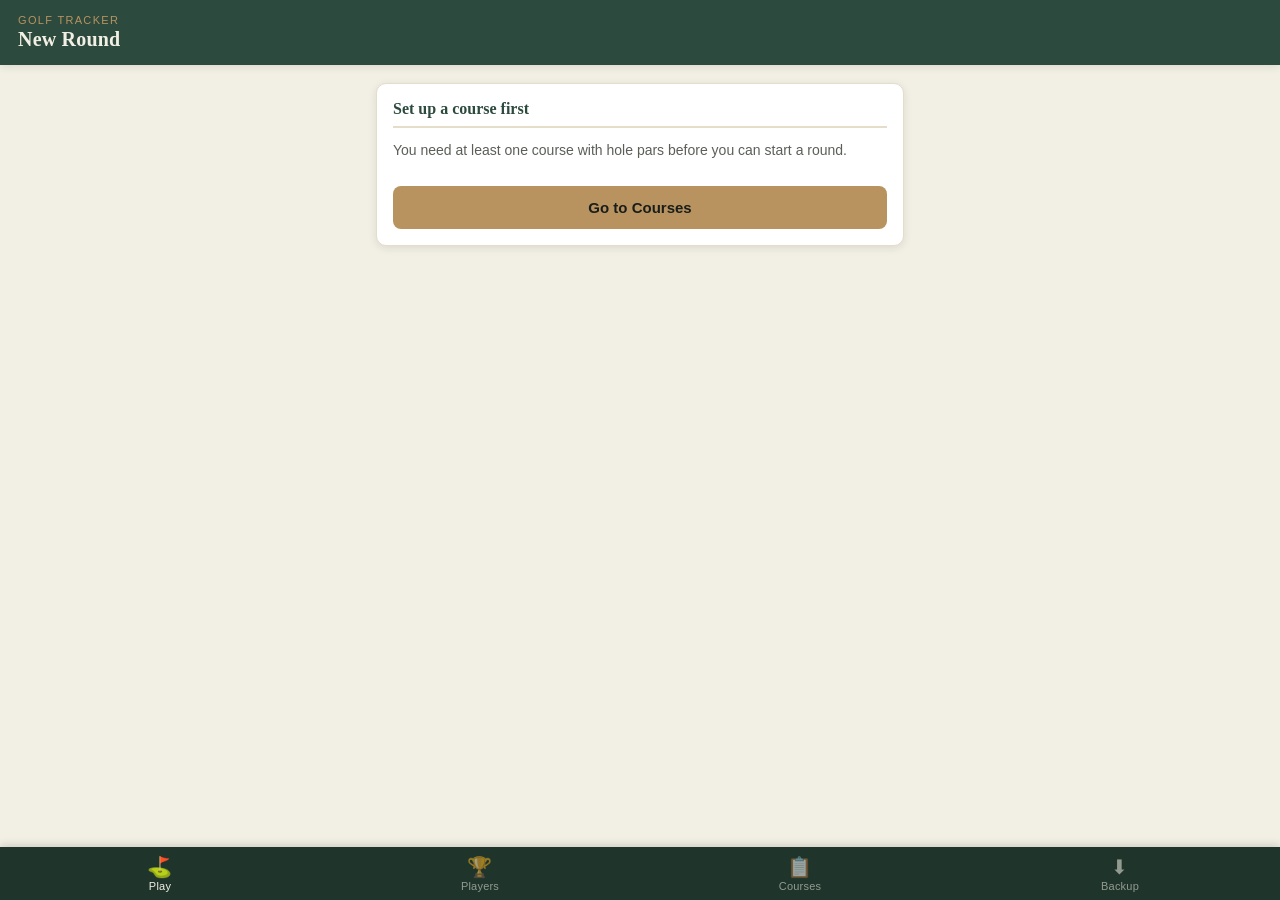
<file: index.html>
<!DOCTYPE html>
<html lang="en">
<head>
<meta charset="UTF-8">
<meta name="viewport" content="width=device-width, initial-scale=1, viewport-fit=cover, maximum-scale=1">
<title>Golf Tracker — Play</title>
<link rel="manifest" href="manifest.json">
<link rel="apple-touch-icon" href="icon-192.png">
<meta name="apple-mobile-web-app-capable" content="yes">
<meta name="apple-mobile-web-app-status-bar-style" content="black-translucent">
<meta name="theme-color" content="#2D4A3E">
<link rel="stylesheet" href="styles.css">
</head>
<body>

<div class="topbar">
  <div>
    <span class="eyebrow">Golf Tracker</span>
    <h1 id="pageTitle">Play</h1>
  </div>
</div>

<div class="page" id="app">
  <!-- populated by JS -->
</div>

<script src="db.js"></script>
<script src="nav.js"></script>
<script>
const app = document.getElementById('app');
const pageTitle = document.getElementById('pageTitle');

// ---------- routing between "setup" and "scoring" views ----------
// state persisted in localStorage so an in-progress round survives reload
const ACTIVE_ROUND_KEY = 'golf_active_round_id';

async function init() {
  const activeRoundId = localStorage.getItem(ACTIVE_ROUND_KEY);
  if (activeRoundId) {
    const round = await GolfDB.get('rounds', Number(activeRoundId));
    if (round) {
      renderScoring(round);
      renderTabbar('index.html');
      return;
    }
  }
  await renderSetup();
  renderTabbar('index.html');
}

// ================= SETUP VIEW =================

async function renderSetup() {
  pageTitle.textContent = 'New Round';
  const [players, courses] = await Promise.all([GolfDB.getAll('players'), GolfDB.getAll('courses')]);

  if (courses.length === 0) {
    app.innerHTML = `
      <div class="card">
        <h2>Set up a course first</h2>
        <p style="font-family:-apple-system,sans-serif;color:var(--ink-soft);font-size:14px;">
          You need at least one course with hole pars before you can start a round.
        </p>
        <a href="courses.html" class="btn brass">Go to Courses</a>
      </div>`;
    return;
  }

  if (players.length === 0) {
    app.innerHTML = `
      <div class="card">
        <h2>Add players first</h2>
        <p style="font-family:-apple-system,sans-serif;color:var(--ink-soft);font-size:14px;">
          Add at least one player before starting a round.
        </p>
        <a href="players.html" class="btn brass">Go to Players</a>
      </div>`;
    return;
  }

  const today = new Date().toISOString().slice(0, 10);

  app.innerHTML = `
    <div class="card">
      <h2>Start a new round</h2>
      <label for="roundDate">Date</label>
      <input type="date" id="roundDate" value="${today}">

      <label for="courseSelect">Course</label>
      <select id="courseSelect">
        ${courses.map(c => `<option value="${c.id}">${escapeHtml(c.name)}</option>`).join('')}
      </select>

      <label>Players</label>
      <div id="playerList">
        ${players.map(p => `
          <div class="checkbox-row">
            <input type="checkbox" id="p_${p.id}" value="${p.id}" class="player-check">
            <label for="p_${p.id}" style="margin:0;text-transform:none;font-size:15px;color:var(--ink);letter-spacing:0;">${escapeHtml(p.name)}</label>
          </div>
        `).join('')}
      </div>

      <button class="btn" id="startBtn">Start round</button>
    </div>

    <div class="card">
      <h2>Past rounds</h2>
      <div id="pastRounds"><p class="empty-state">Loading…</p></div>
    </div>
  `;

  document.getElementById('startBtn').addEventListener('click', startRound);
  loadPastRounds(players, courses);
}

async function loadPastRounds(players, courses) {
  const rounds = await GolfDB.getAll('rounds');
  const container = document.getElementById('pastRounds');
  if (rounds.length === 0) {
    container.innerHTML = `<p class="empty-state">No rounds played yet.</p>`;
    return;
  }
  rounds.sort((a, b) => {
    const dateCompare = b.date.localeCompare(a.date);
    if (dateCompare !== 0) return dateCompare;
    return b.id - a.id;
  });
  const courseMap = Object.fromEntries(courses.map(c => [c.id, c]));

  const rows = await Promise.all(rounds.slice(0, 15).map(async r => {
    const course = courseMap[r.courseId];
    const scores = await GolfDB.getScoresForRound(r.id);
    const totalHoles = course ? course.holes.length : 18;
    const holesEntered = new Set(scores.filter(s => s.strokes > 0).map(s => s.holeNumber)).size;

    let allComplete = false;
    if (course) {
      allComplete = course.holes.every(h =>
        r.playerIds.every(pid => scores.some(s => s.holeNumber === h.number && s.playerId === pid && s.strokes > 0))
      );
    }

    let statusLabel = '';
    if (allComplete) {
      statusLabel = ' · finished';
    } else if (r.finishedWithGaps) {
      statusLabel = ' · finished (some 0s)';
    } else if (holesEntered > 0) {
      statusLabel = ' · in progress';
    }
    return `
      <div class="list-item round-row" data-round-id="${r.id}">
        <a href="#" class="resume-round" data-round-id="${r.id}" style="flex:1;min-width:0;text-decoration:none;color:var(--ink);">
          <div class="title">${course ? escapeHtml(course.name) : 'Unknown course'}</div>
          <div class="subtitle">${fmtDate(r.date)} · ${r.playerIds.length} player${r.playerIds.length !== 1 ? 's' : ''}${statusLabel}</div>
        </a>
        <a href="round-summary.html?id=${r.id}" class="pill" style="text-decoration:none;flex-shrink:0;">Summary</a>
        <button class="btn danger" style="width:auto;margin:0;padding:6px 12px;font-size:13px;flex-shrink:0;" data-delete-round="${r.id}">Delete</button>
      </div>`;
  }));
  container.innerHTML = rows.join('');

  container.querySelectorAll('.resume-round').forEach(el => {
    el.addEventListener('click', async (e) => {
      e.preventDefault();
      const roundId = Number(el.dataset.roundId);
      const round = await GolfDB.get('rounds', roundId);
      localStorage.setItem(ACTIVE_ROUND_KEY, roundId);
      renderScoring(round);
    });
  });

  container.querySelectorAll('[data-delete-round]').forEach(btn => {
    btn.addEventListener('click', async () => {
      const roundId = Number(btn.dataset.deleteRound);
      const round = rounds.find(r => r.id === roundId);
      const course = courseMap[round?.courseId];
      const label = course ? `${course.name} (${fmtDate(round.date)})` : 'this round';
      if (confirm(`Delete ${label}? This will permanently remove all scores for this round. This cannot be undone.`)) {
        await GolfDB.deleteRoundCascade(roundId);
        if (localStorage.getItem(ACTIVE_ROUND_KEY) == String(roundId)) {
          localStorage.removeItem(ACTIVE_ROUND_KEY);
        }
        showToast('Round deleted');
        loadPastRounds(players, courses);
      }
    });
  });
}

async function startRound() {
  const date = document.getElementById('roundDate').value;
  const courseId = Number(document.getElementById('courseSelect').value);
  const playerIds = Array.from(document.querySelectorAll('.player-check:checked')).map(el => Number(el.value));

  if (!date) { showToast('Pick a date'); return; }
  if (playerIds.length === 0) { showToast('Select at least one player'); return; }

  const roundId = await GolfDB.createRound({ date, courseId, playerIds });
  localStorage.setItem(ACTIVE_ROUND_KEY, roundId);
  const round = await GolfDB.get('rounds', roundId);
  renderScoring(round);
}

// ================= SCORING VIEW =================

let scoringState = null; // { round, course, players, scoreMap, penaltyMap, currentHole }

async function renderScoring(round) {
  pageTitle.textContent = 'Scoring';
  const [course, allPlayers, scores] = await Promise.all([
    GolfDB.get('courses', round.courseId),
    GolfDB.getAll('players'),
    GolfDB.getScoresForRound(round.id)
  ]);

  const players = allPlayers.filter(p => round.playerIds.includes(p.id));
  const scoreMap = new Map();
  const penaltyMap = new Map();
  const puttMap = new Map();
  scores.forEach(s => {
    scoreMap.set(`${s.holeNumber}_${s.playerId}`, s.strokes);
    penaltyMap.set(`${s.holeNumber}_${s.playerId}`, s.penalties || 0);
    puttMap.set(`${s.holeNumber}_${s.playerId}`, s.putts || 0);
  });

  // find first hole with missing (zero) scores, else hole 1
  let startHole = course.holes[0].number;
  for (const h of course.holes) {
    const allFilled = players.every(p => (scoreMap.get(`${h.number}_${p.id}`) || 0) > 0);
    if (!allFilled) { startHole = h.number; break; }
  }

  scoringState = { round, course, players, scoreMap, penaltyMap, puttMap, currentHole: startHole };
  drawHole();
}

function drawHole() {
  pageTitle.textContent = 'Scoring';
  const { course, players, scoreMap, penaltyMap, puttMap, currentHole } = scoringState;
  const holeIdx = course.holes.findIndex(h => h.number === currentHole);
  const hole = course.holes[holeIdx];
  const isFirst = holeIdx === 0;
  const isLast = holeIdx === course.holes.length - 1;

  app.innerHTML = `
    <div class="hole-strip" id="holeStripTap">
      <div>
        <div class="hole-meta">Hole (tap to jump)</div>
        <div class="hole-num">${hole.number}</div>
      </div>
      <div class="hole-meta">
        Par ${hole.par}<br>${course.name}
      </div>
    </div>

    <div class="hole-nav">
      <button id="prevHole" ${isFirst ? 'disabled' : ''}>‹ Prev</button>
      <button id="nextHole" ${isLast ? 'disabled' : ''}>Next ›</button>
    </div>

    <div class="card">
      <h2>Strokes this hole</h2>
      <div id="scoreRows"></div>
    </div>

    ${isLast ? `<button class="btn brass" id="finishRound">Finish round</button>` : ''}
    <button class="btn secondary" id="endEarly">Save &amp; exit</button>
  `;

  const rowsContainer = document.getElementById('scoreRows');
  rowsContainer.innerHTML = players.map(p => {
    const val = scoreMap.get(`${hole.number}_${p.id}`);
    const display = val != null ? val : 0;
    const penaltyVal = penaltyMap.get(`${hole.number}_${p.id}`) || 0;
    const puttVal = puttMap.get(`${hole.number}_${p.id}`) || 0;
    const holeTotal = display + penaltyVal + puttVal;
    return `
      <div class="player-score-row" data-player-id="${p.id}">
        <div class="player-name-row">
          <span class="player-name">${escapeHtml(p.name)}</span>
          <span class="hole-total-badge">Total: <span class="hole-total-value">${holeTotal}</span></span>
        </div>
        <div class="score-input-line">
          <span class="input-line-label">Strokes</span>
          <div class="stepper">
            <button class="dec">−</button>
            <button class="value ${scoreClass(display, hole.par)}" type="button">${display}</button>
            <button class="inc">+</button>
          </div>
        </div>
        <div class="score-input-line">
          <span class="input-line-label">Penalty</span>
          <div class="stepper compact">
            <button class="penalty-dec">−</button>
            <span class="penalty-value">${penaltyVal}</span>
            <button class="penalty-inc">+</button>
          </div>
        </div>
        <div class="score-input-line">
          <span class="input-line-label">Putts</span>
          <div class="stepper compact">
            <button class="putt-dec">−</button>
            <span class="putt-value">${puttVal}</span>
            <button class="putt-inc">+</button>
          </div>
        </div>
      </div>`;
  }).join('');

  rowsContainer.querySelectorAll('.player-score-row').forEach(row => {
    const playerId = Number(row.dataset.playerId);
    const valueEl = row.querySelector('.value');
    const dec = row.querySelector('.dec');
    const inc = row.querySelector('.inc');
    const penaltyValueEl = row.querySelector('.penalty-value');
    const penaltyDec = row.querySelector('.penalty-dec');
    const penaltyInc = row.querySelector('.penalty-inc');
    const puttValueEl = row.querySelector('.putt-value');
    const puttDec = row.querySelector('.putt-dec');
    const puttInc = row.querySelector('.putt-inc');
    const totalEl = row.querySelector('.hole-total-value');

    function updateTotalDisplay() {
      const strokes = Number(valueEl.textContent);
      const penalties = Number(penaltyValueEl.textContent);
      const putts = Number(puttValueEl.textContent);
      totalEl.textContent = strokes + penalties + putts;
    }

    async function setValue(newValue) {
      const current = Math.max(0, newValue);
      valueEl.textContent = current;
      valueEl.className = 'value ' + scoreClass(current, hole.par);
      scoreMap.set(`${hole.number}_${playerId}`, current);
      await GolfDB.setScore(scoringState.round.id, playerId, hole.number, current);
      updateTotalDisplay();
    }
    dec.addEventListener('click', () => setValue(Number(valueEl.textContent) - 1));
    inc.addEventListener('click', () => setValue(Number(valueEl.textContent) + 1));
    valueEl.addEventListener('click', () => promptForScore(Number(valueEl.textContent), setValue));

    async function setPenalty(newValue) {
      const current = Math.max(0, newValue);
      penaltyValueEl.textContent = current;
      penaltyMap.set(`${hole.number}_${playerId}`, current);
      await GolfDB.setPenalty(scoringState.round.id, playerId, hole.number, current);
      updateTotalDisplay();
    }
    penaltyDec.addEventListener('click', () => setPenalty(Number(penaltyValueEl.textContent) - 1));
    penaltyInc.addEventListener('click', () => setPenalty(Number(penaltyValueEl.textContent) + 1));

    async function setPutts(newValue) {
      const current = Math.max(0, newValue);
      puttValueEl.textContent = current;
      puttMap.set(`${hole.number}_${playerId}`, current);
      await GolfDB.setPutts(scoringState.round.id, playerId, hole.number, current);
      updateTotalDisplay();
    }
    puttDec.addEventListener('click', () => setPutts(Number(puttValueEl.textContent) - 1));
    puttInc.addEventListener('click', () => setPutts(Number(puttValueEl.textContent) + 1));

    // if no score recorded yet, save 0 immediately so it's not lost
    if (scoreMap.get(`${hole.number}_${playerId}`) == null) {
      GolfDB.setScore(scoringState.round.id, playerId, hole.number, 0).then(() => {
        scoreMap.set(`${hole.number}_${playerId}`, 0);
      });
    }
  });

  document.getElementById('holeStripTap').addEventListener('click', openHolePicker);

  document.getElementById('prevHole')?.addEventListener('click', () => {
    scoringState.currentHole = course.holes[holeIdx - 1].number;
    drawHole();
  });
  document.getElementById('nextHole')?.addEventListener('click', () => {
    scoringState.currentHole = course.holes[holeIdx + 1].number;
    drawHole();
  });
  document.getElementById('finishRound')?.addEventListener('click', () => {
    checkAllScoresThenFinish(course, players, scoreMap);
  });
  document.getElementById('endEarly').addEventListener('click', () => {
    localStorage.removeItem(ACTIVE_ROUND_KEY);
    showToast('Round saved');
    init();
  });
}

// ---------- finish-round zero guard (checks every hole, not just current) ----------

function checkAllScoresThenFinish(course, players, scoreMap) {
  const problems = [];
  course.holes.forEach(h => {
    const missing = players.filter(p => (scoreMap.get(`${h.number}_${p.id}`) || 0) === 0);
    if (missing.length > 0) {
      problems.push({ hole: h.number, names: missing.map(p => p.name).join(', ') });
    }
  });

  if (problems.length === 0) {
    finishRound();
    return;
  }

  const listHtml = problems.map(p => `
    <div class="score-problem-row">
      <span class="pill">Hole ${p.hole}</span>
      <span>${escapeHtml(p.names)}</span>
    </div>
  `).join('');

  showModal(`
    <h3>Some scores are still 0</h3>
    <p style="font-family:-apple-system,sans-serif;font-size:14px;color:var(--ink-soft);text-align:center;margin-top:0;">
      ${problems.length} hole${problems.length === 1 ? '' : 's'} ${problems.length === 1 ? 'has' : 'have'} a player still showing 0 strokes.
    </p>
    <div class="score-problem-list">${listHtml}</div>
    <label class="override-row" for="overrideZeros">
      <input type="checkbox" id="overrideZeros">
      <span>Finish anyway, leaving these as 0</span>
    </label>
    <div class="modal-actions">
      <button class="btn secondary" id="modalGoBack">Go back &amp; fix</button>
      <button class="btn brass" id="modalFinishOverride" disabled>Finish round</button>
    </div>
  `);

  const checkbox = document.getElementById('overrideZeros');
  const finishBtn = document.getElementById('modalFinishOverride');
  checkbox.addEventListener('change', () => {
    finishBtn.disabled = !checkbox.checked;
  });

  document.getElementById('modalGoBack').addEventListener('click', closeModal);
  finishBtn.addEventListener('click', () => {
    if (!checkbox.checked) return;
    closeModal();
    finishRound(true);
  });
}

// ---------- modal helper ----------

function showModal(innerHtml) {
  closeModal();
  const backdrop = document.createElement('div');
  backdrop.className = 'modal-backdrop';
  backdrop.id = 'modalBackdrop';
  backdrop.innerHTML = `<div class="modal-sheet">${innerHtml}</div>`;
  backdrop.addEventListener('click', (e) => {
    if (e.target === backdrop) closeModal();
  });
  document.body.appendChild(backdrop);
}

function closeModal() {
  document.getElementById('modalBackdrop')?.remove();
}

// ---------- number pad ----------

function promptForScore(currentValue, onConfirm) {
  showModal(`
    <h3>Strokes</h3>
    <input
      type="text"
      inputmode="numeric"
      pattern="[0-9]*"
      id="scoreInput"
      value="${currentValue === 0 ? '' : currentValue}"
      placeholder="0"
      style="font-size:40px;text-align:center;font-weight:700;padding:14px;margin-bottom:16px;"
      maxlength="2"
    >
    <div class="modal-actions">
      <button class="btn secondary" id="modalCancel">Cancel</button>
      <button class="btn brass" id="modalSet">Set score</button>
    </div>
  `);

  const input = document.getElementById('scoreInput');
  // iOS needs a brief delay after the sheet renders before focus reliably raises the keyboard
  setTimeout(() => { input.focus(); input.select(); }, 50);

  input.addEventListener('input', () => {
    input.value = input.value.replace(/[^0-9]/g, '').slice(0, 2);
  });

  function submit() {
    const value = input.value === '' ? 0 : Number(input.value);
    closeModal();
    onConfirm(value);
  }

  input.addEventListener('keydown', (e) => {
    if (e.key === 'Enter') submit();
  });
  document.getElementById('modalCancel').addEventListener('click', closeModal);
  document.getElementById('modalSet').addEventListener('click', submit);
}

// ---------- hole picker ----------

function openHolePicker() {
  const { course, players, scoreMap, currentHole } = scoringState;
  const totalPar = course.holes.reduce((s, h) => s + h.par, 0);
  const completeCount = course.holes.filter(h =>
    players.every(p => (scoreMap.get(`${h.number}_${p.id}`) || 0) > 0)
  ).length;

  const circlesHtml = course.holes.map(h => {
    const isComplete = players.every(p => (scoreMap.get(`${h.number}_${p.id}`) || 0) > 0);
    const isCurrent = h.number === currentHole;
    return `
      <button data-hole="${h.number}" class="hole-circle ${isComplete ? 'is-complete' : 'is-incomplete'} ${isCurrent ? 'is-current' : ''}">
        <span class="circle-num">${h.number}</span>
        <span class="circle-par">Par ${h.par}</span>
      </button>`;
  }).join('');

  pageTitle.textContent = 'Jump to Hole';
  app.innerHTML = `
    <div class="hole-picker-header">
      <div>${course.name}</div>
      <div class="hole-picker-progress">${completeCount}/${course.holes.length} holes complete · Par ${totalPar}</div>
    </div>
    <div class="hole-circle-grid">${circlesHtml}</div>
    <div class="hole-picker-legend">
      <span><span class="legend-dot legend-complete"></span> Complete</span>
      <span><span class="legend-dot legend-incomplete"></span> Needs a score</span>
    </div>
    <a href="round-summary.html?id=${scoringState.round.id}" class="btn brass">View round summary ›</a>
    <button class="btn secondary" id="backToScoring">‹ Back to scoring</button>
  `;

  document.querySelectorAll('.hole-circle').forEach(btn => {
    btn.addEventListener('click', () => {
      scoringState.currentHole = Number(btn.dataset.hole);
      drawHole();
    });
  });
  document.getElementById('backToScoring').addEventListener('click', drawHole);
}

function scoreClass(strokes, par) {
  if (strokes === 0) return 'zero-score';
  if (strokes < par) return 'under-par';
  if (strokes > par) return 'over-par';
  return '';
}

async function finishRound(withGaps = false) {
  if (withGaps) {
    const round = await GolfDB.get('rounds', scoringState.round.id);
    if (round) {
      round.finishedWithGaps = true;
      await GolfDB.put('rounds', round);
    }
  }
  localStorage.removeItem(ACTIVE_ROUND_KEY);
  showToast('Round complete!');
  init();
}

function escapeHtml(str) {
  const div = document.createElement('div');
  div.textContent = str;
  return div.innerHTML;
}

init();
</script>
</body>
</html>
</file>
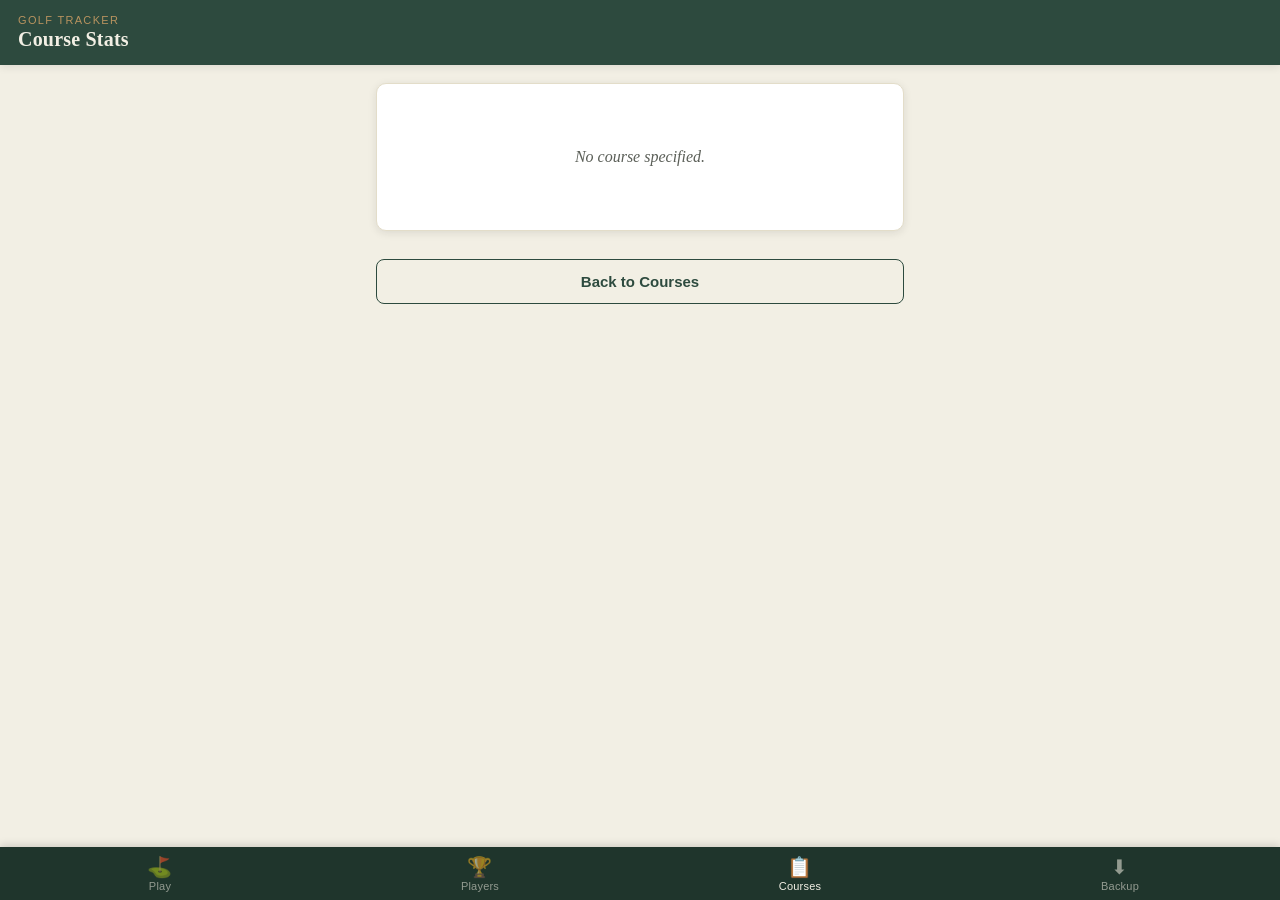
<file: course-stats.html>
<!DOCTYPE html>
<html lang="en">
<head>
<meta charset="UTF-8">
<meta name="viewport" content="width=device-width, initial-scale=1, viewport-fit=cover, maximum-scale=1">
<title>Golf Tracker — Course Stats</title>
<link rel="manifest" href="manifest.json">
<link rel="apple-touch-icon" href="icon-192.png">
<meta name="apple-mobile-web-app-capable" content="yes">
<meta name="theme-color" content="#2D4A3E">
<link rel="stylesheet" href="styles.css">
</head>
<body>

<div class="topbar">
  <div>
    <span class="eyebrow">Golf Tracker</span>
    <h1 id="pageTitle">Course Stats</h1>
  </div>
</div>

<div class="page" id="app">
  <p class="empty-state">Loading…</p>
</div>

<script src="db.js"></script>
<script src="stats.js"></script>
<script src="nav.js"></script>
<script>
const app = document.getElementById('app');
const pageTitle = document.getElementById('pageTitle');
const params = new URLSearchParams(window.location.search);
const courseId = Number(params.get('id'));

let selectedPlayerId = null; // null = all players combined

function fmtToPar(n) {
  if (n == null) return '–';
  return (n > 0 ? '+' : '') + n.toFixed(1);
}

async function load() {
  const course = await GolfDB.get('courses', courseId);
  if (!course) {
    app.innerHTML = `<div class="card"><p class="empty-state">Course not found.</p></div>
      <a href="courses.html" class="btn secondary">Back to Courses</a>`;
    return;
  }
  pageTitle.textContent = course.name;
  const players = await GolfDB.getAll('players');
  await renderStats(players);
}

async function renderStats(players) {
  const data = await computeCourseHoleStats(courseId, selectedPlayerId);
  const totalPar = data.course.holes.reduce((s, h) => s + h.par, 0);
  const agg = aggregateHoleStatsRows(data.rows, 'avg');
  const playedRows = data.rows.filter(r => r.rounds > 0);
  const aggToPar = playedRows.length > 0
    ? playedRows.reduce((s, r) => s + r.avgToPar, 0) / playedRows.length
    : null;

  app.innerHTML = `
    <div class="card">
      <h2>${escapeHtml(data.course.name)}</h2>
      <p class="subtitle-note" style="margin-bottom:12px;">${data.course.holes.length} holes · par ${totalPar}</p>

      <label for="playerFilter">Show scores for</label>
      <select id="playerFilter">
        <option value="">All players combined</option>
        ${players.map(p => `<option value="${p.id}" ${selectedPlayerId === p.id ? 'selected' : ''}>${escapeHtml(p.name)}</option>`).join('')}
      </select>
    </div>

    <div class="card">
      <h2>Per-hole stats</h2>
      <p class="subtitle-note" style="margin-bottom:10px;">Low/High/Avg use each hole's total (strokes + penalties + putts).</p>
      <table class="score-table">
        <tr><th>Hole</th><th>Par</th><th>Low</th><th>High</th><th>Avg</th><th>Avg ±Par</th><th>Avg Pen</th><th>Avg Putts</th><th>Rounds</th></tr>
        ${data.rows.map(r => `
          <tr>
            <td>${r.number}</td>
            <td class="tabular">${r.par}</td>
            <td class="tabular">${r.lowest ?? '–'}</td>
            <td class="tabular">${r.highest ?? '–'}</td>
            <td class="tabular">${r.avg == null ? '–' : r.avg.toFixed(1)}</td>
            <td class="tabular">${fmtToPar(r.avgToPar)}</td>
            <td class="tabular">${r.avgPenalties == null ? '–' : r.avgPenalties.toFixed(1)}</td>
            <td class="tabular">${r.avgPutts == null ? '–' : r.avgPutts.toFixed(1)}</td>
            <td class="tabular">${r.rounds}</td>
          </tr>`).join('')}
        <tr class="agg-row">
          <td>Course</td>
          <td class="tabular">${agg.par}</td>
          <td class="tabular">${agg.lowest == null ? '–' : agg.lowest.toFixed(1)}</td>
          <td class="tabular">${agg.highest == null ? '–' : agg.highest.toFixed(1)}</td>
          <td class="tabular">${agg.avg == null ? '–' : agg.avg.toFixed(1)}</td>
          <td class="tabular">${fmtToPar(aggToPar)}</td>
          <td class="tabular">${agg.avgPenalties == null ? '–' : agg.avgPenalties.toFixed(1)}</td>
          <td class="tabular">${agg.avgPutts == null ? '–' : agg.avgPutts.toFixed(1)}</td>
          <td class="tabular">${agg.rounds == null ? '–' : agg.rounds.toFixed(1)}</td>
        </tr>
      </table>
      <p class="subtitle-note">Bottom row: Low/High/Avg/±Par/Pen/Putts are averages across the holes played; Rounds is the average number of times each hole has been played.</p>
    </div>

    <a href="courses.html" class="btn secondary">Back to Courses</a>
  `;

  document.getElementById('playerFilter').addEventListener('change', (e) => {
    selectedPlayerId = e.target.value === '' ? null : Number(e.target.value);
    renderStats(players);
  });
}

function escapeHtml(str) {
  const div = document.createElement('div');
  div.textContent = str;
  return div.innerHTML;
}

renderTabbar('courses.html');

if (!courseId || Number.isNaN(courseId)) {
  app.innerHTML = `
    <div class="card">
      <p class="empty-state">No course specified.</p>
    </div>
    <a href="courses.html" class="btn secondary">Back to Courses</a>`;
} else {
  load().catch(err => {
    app.innerHTML = `
      <div class="card">
        <h2>Something went wrong</h2>
        <p style="font-family:-apple-system,sans-serif;font-size:13px;color:var(--bogey-red);word-break:break-word;">${escapeHtml(err.message || String(err))}</p>
      </div>
      <a href="courses.html" class="btn secondary">Back to Courses</a>`;
    console.error(err);
  });
}
</script>
</body>
</html>
</file>
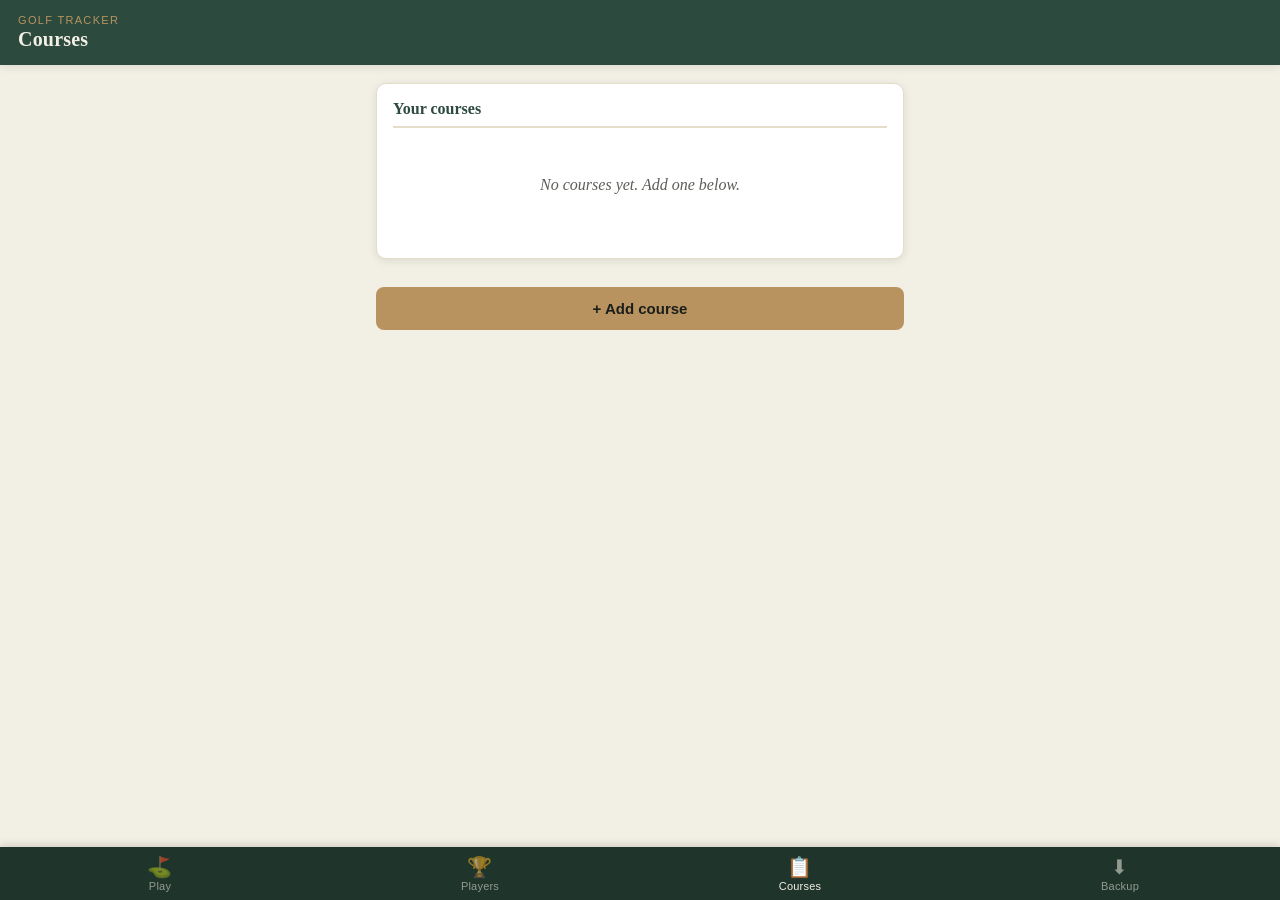
<file: courses.html>
<!DOCTYPE html>
<html lang="en">
<head>
<meta charset="UTF-8">
<meta name="viewport" content="width=device-width, initial-scale=1, viewport-fit=cover, maximum-scale=1">
<title>Golf Tracker — Courses</title>
<link rel="manifest" href="manifest.json">
<link rel="apple-touch-icon" href="icon-192.png">
<meta name="apple-mobile-web-app-capable" content="yes">
<meta name="theme-color" content="#2D4A3E">
<link rel="stylesheet" href="styles.css">
</head>
<body>

<div class="topbar">
  <div>
    <span class="eyebrow">Golf Tracker</span>
    <h1 id="pageTitle">Courses</h1>
  </div>
</div>

<div class="page" id="app"></div>

<script src="db.js"></script>
<script src="nav.js"></script>
<script>
const app = document.getElementById('app');
const pageTitle = document.getElementById('pageTitle');

async function renderList() {
  pageTitle.textContent = 'Courses';
  const courses = await GolfDB.getAll('courses');

  app.innerHTML = `
    <div class="card">
      <h2>Your courses</h2>
      <div id="courseList">
        ${courses.length === 0
          ? '<p class="empty-state">No courses yet. Add one below.</p>'
          : courses.map(c => `
            <div class="list-item course-row" data-id="${c.id}">
              <a href="#" class="edit-course" data-id="${c.id}" style="flex:1;min-width:0;text-decoration:none;color:var(--ink);">
                <div class="title">${escapeHtml(c.name)}</div>
                <div class="subtitle">${c.holes.length} holes · par ${c.holes.reduce((s,h)=>s+h.par,0)}</div>
              </a>
              <a href="course-stats.html?id=${c.id}" class="pill" style="text-decoration:none;">Stats ›</a>
            </div>`).join('')}
      </div>
    </div>
    <button class="btn brass" id="newCourseBtn">+ Add course</button>
  `;

  document.getElementById('newCourseBtn').addEventListener('click', () => renderEditor(null));
  document.querySelectorAll('.edit-course').forEach(el => {
    el.addEventListener('click', async (e) => {
      e.preventDefault();
      const course = await GolfDB.get('courses', Number(el.dataset.id));
      renderEditor(course);
    });
  });
}

function defaultHoles(count, defaultPar = 4) {
  return Array.from({ length: count }, (_, i) => ({ number: i + 1, par: defaultPar }));
}

function renderEditor(course) {
  pageTitle.textContent = course ? 'Edit Course' : 'New Course';
  const isNew = !course;
  const holeCount = course ? course.holes.length : 18;
  const name = course ? course.name : '';
  const holes = course ? course.holes : defaultHoles(18);

  app.innerHTML = `
    <div class="card">
      <h2>${isNew ? 'New course' : 'Edit course'}</h2>
      <label for="courseName">Course name</label>
      <input type="text" id="courseName" value="${escapeHtml(name)}" placeholder="e.g. Churston Golf Club">

      <label for="holeCount">Number of holes</label>
      <select id="holeCount">
        <option value="9" ${holeCount === 9 ? 'selected' : ''}>9</option>
        <option value="18" ${holeCount === 18 ? 'selected' : ''}>18</option>
      </select>

      <div class="section-divider">Par per hole</div>
      <div id="parGrid" class="par-input-grid"></div>

      <button class="btn" id="saveCourseBtn">Save course</button>
      ${!isNew ? '<button class="btn danger" id="deleteCourseBtn">Delete course</button>' : ''}
      <button class="btn secondary" id="cancelBtn">Cancel</button>
    </div>
  `;

  function drawParGrid(count) {
    const grid = document.getElementById('parGrid');
    const current = holes.slice(0, count);
    while (current.length < count) current.push({ number: current.length + 1, par: 4 });
    grid.innerHTML = current.map(h => `
      <div class="hole-label">Hole ${h.number}</div>
      <input type="number" inputmode="numeric" min="1" max="15" data-hole="${h.number}" class="par-select" value="${h.par}">
    `).join('');
  }

  drawParGrid(holeCount);

  document.getElementById('holeCount').addEventListener('change', (e) => {
    drawParGrid(Number(e.target.value));
  });

  document.getElementById('cancelBtn').addEventListener('click', renderList);

  document.getElementById('saveCourseBtn').addEventListener('click', async () => {
    const nameVal = document.getElementById('courseName').value.trim();
    if (!nameVal) { showToast('Enter a course name'); return; }
    const parSelects = document.querySelectorAll('.par-select');
    const newHoles = Array.from(parSelects).map(sel => ({
      number: Number(sel.dataset.hole),
      par: Math.max(1, Number(sel.value) || 4)
    }));

    if (isNew) {
      await GolfDB.createCourse({ name: nameVal, holes: newHoles });
      showToast('Course added');
    } else {
      await GolfDB.updateCourse({ id: course.id, name: nameVal, holes: newHoles });
      showToast('Course updated');
    }
    renderList();
  });

  document.getElementById('deleteCourseBtn')?.addEventListener('click', async () => {
    if (confirm(`Delete ${course.name}? Rounds played here will keep their scores but lose the course link.`)) {
      await GolfDB.remove('courses', course.id);
      renderList();
    }
  });
}

function escapeHtml(str) {
  const div = document.createElement('div');
  div.textContent = str;
  return div.innerHTML;
}

renderTabbar('courses.html');
renderList();
</script>
</body>
</html>
</file>
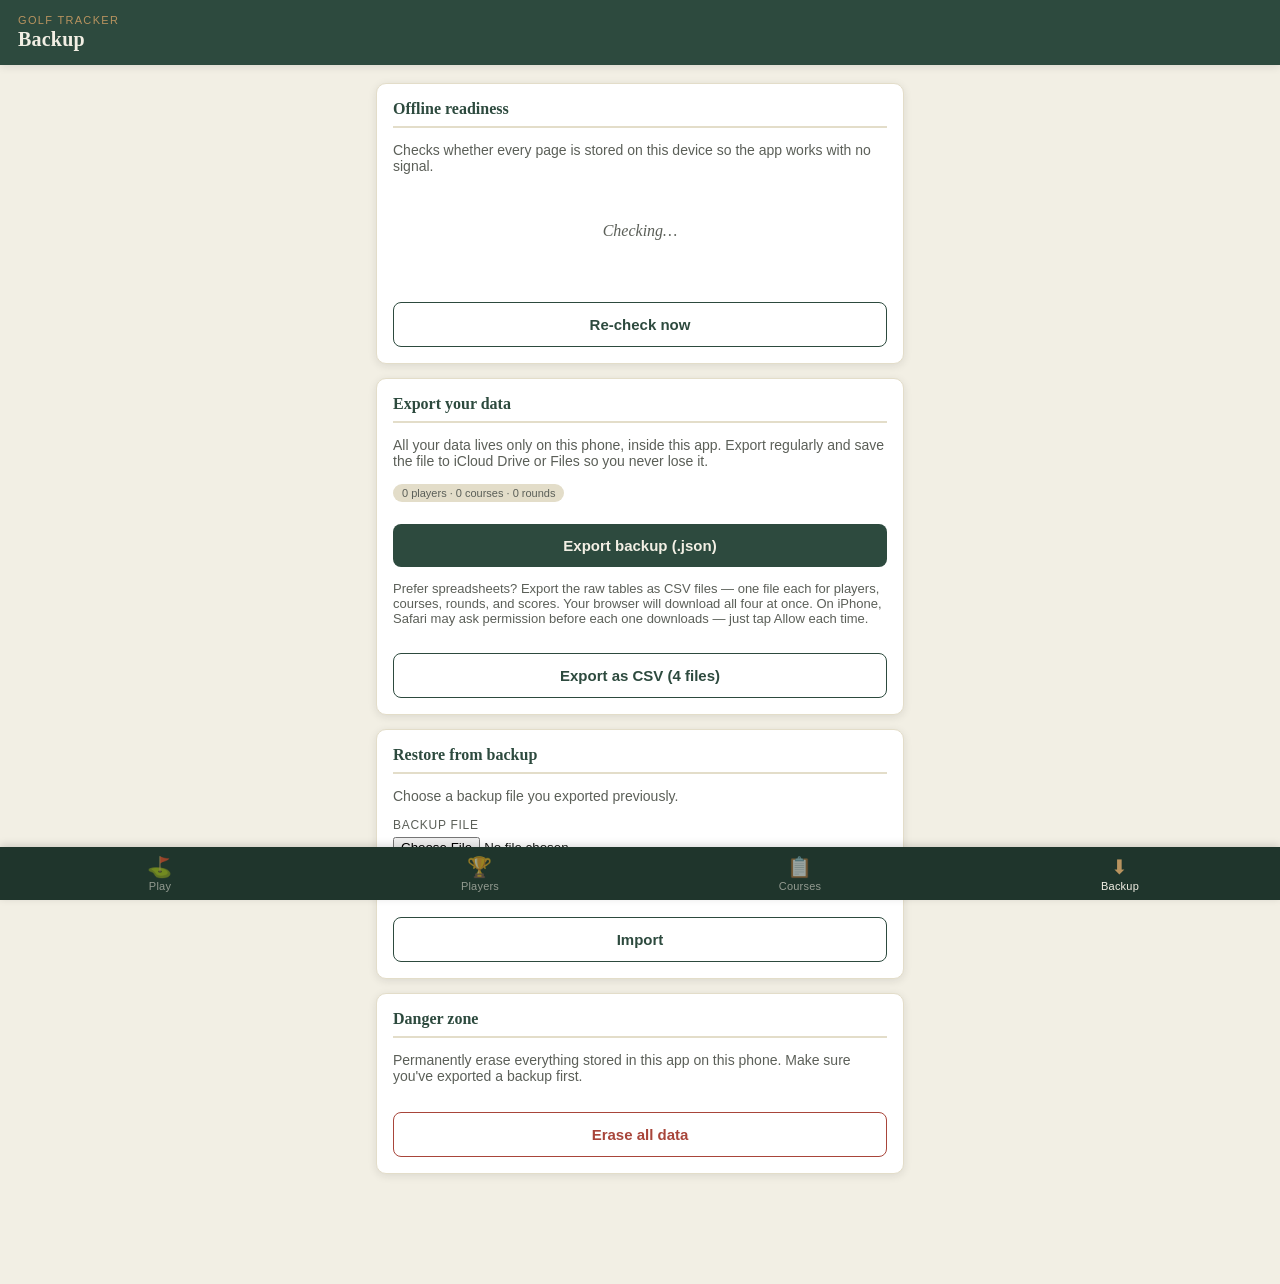
<file: export.html>
<!DOCTYPE html>
<html lang="en">
<head>
<meta charset="UTF-8">
<meta name="viewport" content="width=device-width, initial-scale=1, viewport-fit=cover, maximum-scale=1">
<title>Golf Tracker — Backup</title>
<link rel="manifest" href="manifest.json">
<link rel="apple-touch-icon" href="icon-192.png">
<meta name="apple-mobile-web-app-capable" content="yes">
<meta name="theme-color" content="#2D4A3E">
<link rel="stylesheet" href="styles.css">
</head>
<body>

<div class="topbar">
  <div>
    <span class="eyebrow">Golf Tracker</span>
    <h1>Backup</h1>
  </div>
</div>

<div class="page">
  <div class="card">
    <h2>Offline readiness</h2>
    <p style="font-family:-apple-system,sans-serif;font-size:14px;color:var(--ink-soft);">
      Checks whether every page is stored on this device so the app works with no signal.
    </p>
    <div id="cacheStatus"><p class="empty-state">Checking…</p></div>
    <button class="btn secondary" id="recheckCacheBtn">Re-check now</button>
  </div>

  <div class="card">
    <h2>Export your data</h2>
    <p style="font-family:-apple-system,sans-serif;font-size:14px;color:var(--ink-soft);">
      All your data lives only on this phone, inside this app. Export regularly and save the file
      to iCloud Drive or Files so you never lose it.
    </p>
    <div id="statsSummary" class="pill" style="margin-bottom:8px;"></div>
    <button class="btn" id="exportBtn">Export backup (.json)</button>
    <p style="font-family:-apple-system,sans-serif;font-size:13px;color:var(--ink-soft);margin-top:14px;">
      Prefer spreadsheets? Export the raw tables as CSV files — one file each for players, courses, rounds, and scores.
      Your browser will download all four at once. On iPhone, Safari may ask permission before each one downloads —
      just tap Allow each time.
    </p>
    <button class="btn secondary" id="exportCsvBtn">Export as CSV (4 files)</button>
  </div>

  <div class="card">
    <h2>Restore from backup</h2>
    <p style="font-family:-apple-system,sans-serif;font-size:14px;color:var(--ink-soft);">
      Choose a backup file you exported previously.
    </p>
    <label for="importFile">Backup file</label>
    <input type="file" id="importFile" accept="application/json,.json">
    <label style="margin-top:14px;display:flex;align-items:center;gap:8px;flex-direction:row;text-transform:none;letter-spacing:0;font-size:14px;color:var(--ink);">
      <input type="checkbox" id="replaceMode" style="width:20px;height:20px;">
      Replace all existing data instead of merging
    </label>
    <button class="btn secondary" id="importBtn">Import</button>
  </div>

  <div class="card">
    <h2>Danger zone</h2>
    <p style="font-family:-apple-system,sans-serif;font-size:14px;color:var(--ink-soft);">
      Permanently erase everything stored in this app on this phone. Make sure you've exported a backup first.
    </p>
    <button class="btn danger" id="wipeBtn">Erase all data</button>
  </div>
</div>

<script src="db.js"></script>
<script src="nav.js"></script>
<script>
async function loadSummary() {
  const [players, courses, rounds] = await Promise.all([
    GolfDB.getAll('players'), GolfDB.getAll('courses'), GolfDB.getAll('rounds')
  ]);
  document.getElementById('statsSummary').textContent =
    `${players.length} players · ${courses.length} courses · ${rounds.length} rounds`;
}

document.getElementById('exportBtn').addEventListener('click', async () => {
  const data = await GolfDB.exportAll();
  const json = JSON.stringify(data, null, 2);
  const blob = new Blob([json], { type: 'application/json' });
  const url = URL.createObjectURL(blob);
  const a = document.createElement('a');
  const stamp = new Date().toISOString().slice(0, 10);
  a.href = url;
  a.download = `golf-backup-${stamp}.json`;
  document.body.appendChild(a);
  a.click();
  a.remove();
  URL.revokeObjectURL(url);
  showToast('Backup downloaded — tap Share icon to save to Files');
});

// ---------- CSV export ----------

function csvEscape(value) {
  if (value == null) return '';
  const str = String(value);
  if (/[",\n]/.test(str)) {
    return '"' + str.replace(/"/g, '""') + '"';
  }
  return str;
}

function toCsv(columns, rows) {
  const header = columns.map(csvEscape).join(',');
  const body = rows.map(row => columns.map(col => csvEscape(row[col])).join(',')).join('\r\n');
  return header + '\r\n' + body;
}

function triggerDownload(filename, content) {
  const blob = new Blob([content], { type: 'text/csv;charset=utf-8;' });
  const url = URL.createObjectURL(blob);
  const a = document.createElement('a');
  a.href = url;
  a.download = filename;
  document.body.appendChild(a);
  a.click();
  a.remove();
  URL.revokeObjectURL(url);
}

document.getElementById('exportCsvBtn').addEventListener('click', async () => {
  const data = await GolfDB.exportAll();
  const stamp = new Date().toISOString().slice(0, 10);

  // players.csv
  const playersCsv = toCsv(
    ['id', 'name'],
    data.players.map(p => ({ id: p.id, name: p.name }))
  );

  // courses.csv — one row per hole, since a course has a nested holes array
  const courseRows = [];
  data.courses.forEach(c => {
    (c.holes || []).forEach(h => {
      courseRows.push({ course_id: c.id, course_name: c.name, hole_number: h.number, par: h.par });
    });
  });
  const coursesCsv = toCsv(['course_id', 'course_name', 'hole_number', 'par'], courseRows);

  // rounds.csv — one row per round, player_ids as a semicolon-separated list
  const roundsCsv = toCsv(
    ['id', 'date', 'course_id', 'player_ids'],
    data.rounds.map(r => ({ id: r.id, date: r.date, course_id: r.courseId, player_ids: (r.playerIds || []).join(';') }))
  );

  // scores.csv — one row per score entry
  const scoresCsv = toCsv(
    ['id', 'round_id', 'player_id', 'hole_number', 'strokes', 'penalties', 'putts'],
    data.scores.map(s => ({
      id: s.id,
      round_id: s.roundId,
      player_id: s.playerId,
      hole_number: s.holeNumber,
      strokes: s.strokes,
      penalties: s.penalties || 0,
      putts: s.putts || 0
    }))
  );

  function delay(ms) {
    return new Promise(resolve => setTimeout(resolve, ms));
  }

  triggerDownload(`golf-players-${stamp}.csv`, playersCsv);
  await delay(400);
  triggerDownload(`golf-courses-${stamp}.csv`, coursesCsv);
  await delay(400);
  triggerDownload(`golf-rounds-${stamp}.csv`, roundsCsv);
  await delay(400);
  triggerDownload(`golf-scores-${stamp}.csv`, scoresCsv);

  showToast('4 CSV files downloaded — save them from your downloads/Files app');
});

document.getElementById('importBtn').addEventListener('click', async () => {
  const fileInput = document.getElementById('importFile');
  const file = fileInput.files[0];
  if (!file) { showToast('Choose a backup file first'); return; }
  const replace = document.getElementById('replaceMode').checked;

  if (replace && !confirm('This will erase all current data and replace it with the backup. Continue?')) {
    return;
  }

  try {
    const text = await file.text();
    const data = JSON.parse(text);
    await GolfDB.importAll(data, replace ? 'replace' : 'merge');
    showToast('Backup restored');
    loadSummary();
    fileInput.value = '';
  } catch (err) {
    showToast('Could not read that file');
    console.error(err);
  }
});

document.getElementById('wipeBtn').addEventListener('click', async () => {
  if (!confirm('Erase ALL players, courses, rounds and scores from this phone? This cannot be undone unless you have a backup.')) return;
  if (!confirm('Really sure? This is permanent.')) return;
  const db = await GolfDB.open();
  const t = db.transaction(['players', 'courses', 'rounds', 'scores'], 'readwrite');
  t.objectStore('players').clear();
  t.objectStore('courses').clear();
  t.objectStore('rounds').clear();
  t.objectStore('scores').clear();
  t.oncomplete = () => {
    localStorage.removeItem('golf_active_round_id');
    showToast('All data erased');
    loadSummary();
  };
});

renderTabbar('export.html');
loadSummary();
checkCacheStatus();
document.getElementById('recheckCacheBtn').addEventListener('click', checkCacheStatus);

function friendlyName(path) {
  const map = {
    './index.html': 'Play (scoring)',
    './players.html': 'Players',
    './player-detail.html': 'Player Stats',
    './courses.html': 'Courses',
    './course-stats.html': 'Course Stats',
    './export.html': 'Backup (this page)',
    './round-summary.html': 'Round Summary',
    './styles.css': 'App styling',
    './db.js': 'Data engine',
    './stats.js': 'Stats engine',
    './nav.js': 'Navigation',
    './manifest.json': 'App icon config',
    './icon-192.png': 'App icon (small)',
    './icon-512.png': 'App icon (large)'
  };
  return map[path] || path;
}

async function checkCacheStatus() {
  const el = document.getElementById('cacheStatus');

  if (!('serviceWorker' in navigator)) {
    el.innerHTML = `<p class="empty-state">Offline mode isn't supported in this browser.</p>`;
    return;
  }

  el.innerHTML = `<p class="empty-state">Checking…</p>`;

  const registration = await navigator.serviceWorker.ready.catch(() => null);
  if (!registration || !registration.active) {
    el.innerHTML = `<p class="empty-state">No active service worker yet. Reload the page and try again.</p>`;
    return;
  }

  const status = await new Promise((resolve) => {
    const channel = new MessageChannel();
    const timeout = setTimeout(() => resolve(null), 4000);
    navigator.serviceWorker.addEventListener('message', function handler(event) {
      if (event.data && event.data.type === 'CACHE_STATUS') {
        clearTimeout(timeout);
        navigator.serviceWorker.removeEventListener('message', handler);
        resolve(event.data);
      }
    });
    registration.active.postMessage({ type: 'CHECK_CACHE' });
  });

  if (!status) {
    el.innerHTML = `<p class="empty-state">Couldn't get a response from the service worker. Try reloading.</p>`;
    return;
  }

  const entries = Object.entries(status.results);
  const missing = entries.filter(([, cached]) => !cached);
  const allGood = missing.length === 0;

  el.innerHTML = `
    <p style="font-family:-apple-system,sans-serif;font-size:14px;font-weight:600;color:${allGood ? 'var(--green-deep)' : 'var(--bogey-red)'};margin-bottom:10px;">
      ${allGood ? `✓ All ${entries.length} pages ready for offline use` : `⚠ ${missing.length} of ${entries.length} pages not yet cached`}
    </p>
    <table class="score-table">
      ${entries.map(([path, cached]) => `
        <tr>
          <td>${cached ? '✓' : '✗'} ${friendlyName(path)}</td>
        </tr>`).join('')}
    </table>
    ${allGood ? '' : `<p class="subtitle-note" style="margin-top:10px;">Stay connected to wifi/data for a minute, then tap "Re-check now" — missing pages get cached automatically as they load.</p>`}
  `;
}
</script>
</body>
</html>
</file>
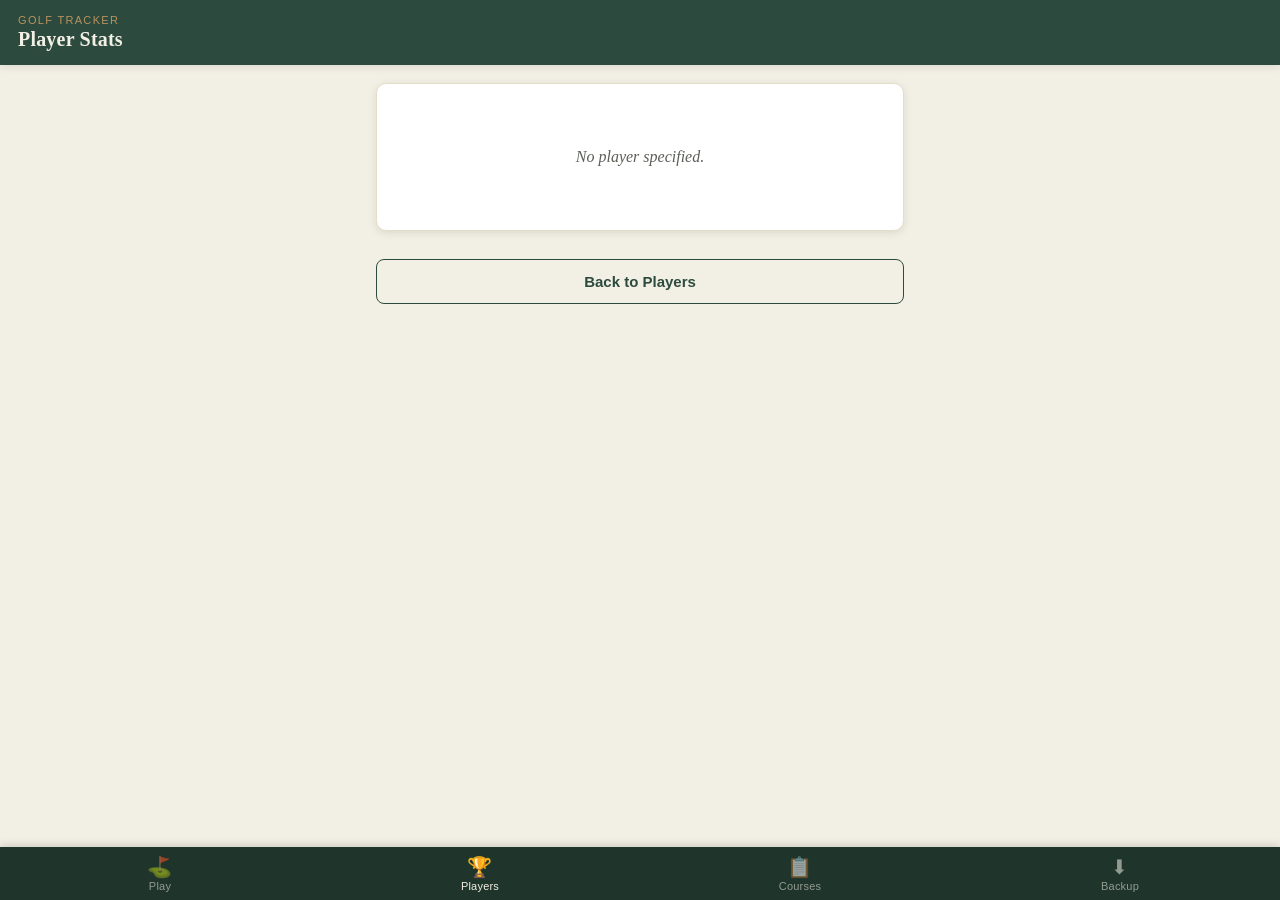
<file: player-detail.html>
<!DOCTYPE html>
<html lang="en">
<head>
<meta charset="UTF-8">
<meta name="viewport" content="width=device-width, initial-scale=1, viewport-fit=cover, maximum-scale=1">
<title>Golf Tracker — Player Stats</title>
<link rel="manifest" href="manifest.json">
<link rel="apple-touch-icon" href="icon-192.png">
<meta name="apple-mobile-web-app-capable" content="yes">
<meta name="theme-color" content="#2D4A3E">
<link rel="stylesheet" href="styles.css">
</head>
<body>

<div class="topbar">
  <div>
    <span class="eyebrow">Golf Tracker</span>
    <h1 id="pageTitle">Player Stats</h1>
  </div>
</div>

<div class="page" id="app">
  <p class="empty-state">Loading…</p>
</div>

<script src="db.js"></script>
<script src="stats.js"></script>
<script src="nav.js"></script>
<script>
const app = document.getElementById('app');
const pageTitle = document.getElementById('pageTitle');
const params = new URLSearchParams(window.location.search);
const playerId = Number(params.get('id'));

function fmtToPar(n) {
  if (n == null) return '–';
  return (n > 0 ? '+' : '') + n.toFixed(1);
}

async function load() {
  const player = await GolfDB.get('players', playerId);
  if (!player) {
    app.innerHTML = `<div class="card"><p class="empty-state">Player not found.</p></div>
      <a href="players.html" class="btn secondary">Back to Players</a>`;
    return;
  }

  pageTitle.textContent = player.name;
  const { overall, byCourse } = await computePlayerStats(playerId);

  if (overall.roundsPlayed === 0) {
    app.innerHTML = `
      <div class="card">
        <h2>${escapeHtml(player.name)}</h2>
        <p class="empty-state">No completed rounds yet for this player.</p>
      </div>
      <a href="players.html" class="btn secondary">Back to Players</a>
    `;
    return;
  }

  app.innerHTML = `
    <div class="card">
      <h2>Overall</h2>
      <table class="score-table">
        <tr><td>Rounds played</td><td class="tabular">${overall.roundsPlayed}</td></tr>
        <tr><td>Wins</td><td class="tabular">${overall.wins}</td></tr>
        <tr><td>Avg score to par</td><td class="tabular">${fmtToPar(overall.avgToPar)}</td></tr>
        <tr><td>Total penalty strokes</td><td class="tabular">${overall.totalPenalties}</td></tr>
        <tr><td>Avg putts per hole</td><td class="tabular">${overall.avgPuttsPerHole == null ? '–' : overall.avgPuttsPerHole.toFixed(1)}</td></tr>
        <tr><td>Best round</td><td class="tabular">${overall.best ? `${overall.best.total} (${fmtToPar(overall.best.toPar)})` : '–'}</td></tr>
        <tr><td>Worst round</td><td class="tabular">${overall.worst ? `${overall.worst.total} (${fmtToPar(overall.worst.toPar)})` : '–'}</td></tr>
      </table>
      ${overall.best ? `<p class="subtitle-note">Best: ${escapeHtml(overall.best.courseName)} · ${fmtDate(overall.best.date)}</p>` : ''}
      ${overall.worst ? `<p class="subtitle-note">Worst: ${escapeHtml(overall.worst.courseName)} · ${fmtDate(overall.worst.date)}</p>` : ''}
    </div>

    <div class="card">
      <h2>By course</h2>
      ${byCourse.length === 0 ? '<p class="empty-state">No course data yet.</p>' : `
        <table class="score-table">
          <tr><th>Course</th><th>Rounds</th><th>Avg ±Par</th></tr>
          ${byCourse.map(c => `
            <tr class="clickable-row" data-course-id="${c.id}">
              <td>${escapeHtml(c.name)} ›</td>
              <td class="tabular">${c.roundsPlayed}</td>
              <td class="tabular">${fmtToPar(c.avgToPar)}</td>
            </tr>`).join('')}
        </table>
        <p class="subtitle-note" style="margin-top:10px;">Tap a course to see this player's per-hole breakdown.</p>
      `}
    </div>

    <div id="courseHoleBreakdown"></div>

    <a href="players.html" class="btn secondary">Back to Players</a>
  `;

  document.querySelectorAll('#app .clickable-row').forEach(row => {
    row.addEventListener('click', () => showPlayerCourseBreakdown(Number(row.dataset.courseId)));
  });
}

async function showPlayerCourseBreakdown(courseId) {
  const container = document.getElementById('courseHoleBreakdown');
  container.innerHTML = `<div class="card"><p class="empty-state">Loading…</p></div>`;
  container.scrollIntoView({ behavior: 'smooth', block: 'nearest' });

  const data = await computePlayerCourseHoleStats(playerId, courseId);
  if (!data) {
    container.innerHTML = `<div class="card"><p class="empty-state">Could not load hole data.</p></div>`;
    return;
  }
  const agg = aggregateHoleStatsRows(data.rows, 'avgToPar');

  container.innerHTML = `
    <div class="card">
      <h2>${escapeHtml(data.course.name)} — per hole</h2>
      <p class="subtitle-note" style="margin-bottom:10px;">Low/High/Avg ±Par use each hole's total (strokes + penalties + putts).</p>
      <table class="score-table">
        <tr><th>Hole</th><th>Par</th><th>Low</th><th>High</th><th>Avg ±Par</th><th>Avg Pen</th><th>Avg Putts</th></tr>
        ${data.rows.map(r => `
          <tr>
            <td>${r.number}</td>
            <td class="tabular">${r.par}</td>
            <td class="tabular">${r.lowest ?? '–'}</td>
            <td class="tabular">${r.highest ?? '–'}</td>
            <td class="tabular">${r.avgToPar == null ? '–' : fmtToPar(r.avgToPar)}</td>
            <td class="tabular">${r.avgPenalties == null ? '–' : r.avgPenalties.toFixed(1)}</td>
            <td class="tabular">${r.avgPutts == null ? '–' : r.avgPutts.toFixed(1)}</td>
          </tr>`).join('')}
        <tr class="agg-row">
          <td>Course</td>
          <td class="tabular">${agg.par}</td>
          <td class="tabular">${agg.lowest == null ? '–' : agg.lowest.toFixed(1)}</td>
          <td class="tabular">${agg.highest == null ? '–' : agg.highest.toFixed(1)}</td>
          <td class="tabular">${agg.avg == null ? '–' : fmtToPar(agg.avg)}</td>
          <td class="tabular">${agg.avgPenalties == null ? '–' : agg.avgPenalties.toFixed(1)}</td>
          <td class="tabular">${agg.avgPutts == null ? '–' : agg.avgPutts.toFixed(1)}</td>
        </tr>
      </table>
      <p class="subtitle-note">Bottom row: averages across the holes this player has played on this course.</p>
    </div>
  `;
}

function escapeHtml(str) {
  const div = document.createElement('div');
  div.textContent = str;
  return div.innerHTML;
}

renderTabbar('players.html');

if (!playerId || Number.isNaN(playerId)) {
  app.innerHTML = `
    <div class="card">
      <p class="empty-state">No player specified.</p>
    </div>
    <a href="players.html" class="btn secondary">Back to Players</a>`;
} else {
  load().catch(err => {
    app.innerHTML = `
      <div class="card">
        <h2>Something went wrong</h2>
        <p style="font-family:-apple-system,sans-serif;font-size:13px;color:var(--bogey-red);word-break:break-word;">${escapeHtml(err.message || String(err))}</p>
      </div>
      <a href="players.html" class="btn secondary">Back to Players</a>`;
    console.error(err);
  });
}
</script>
</body>
</html>
</file>
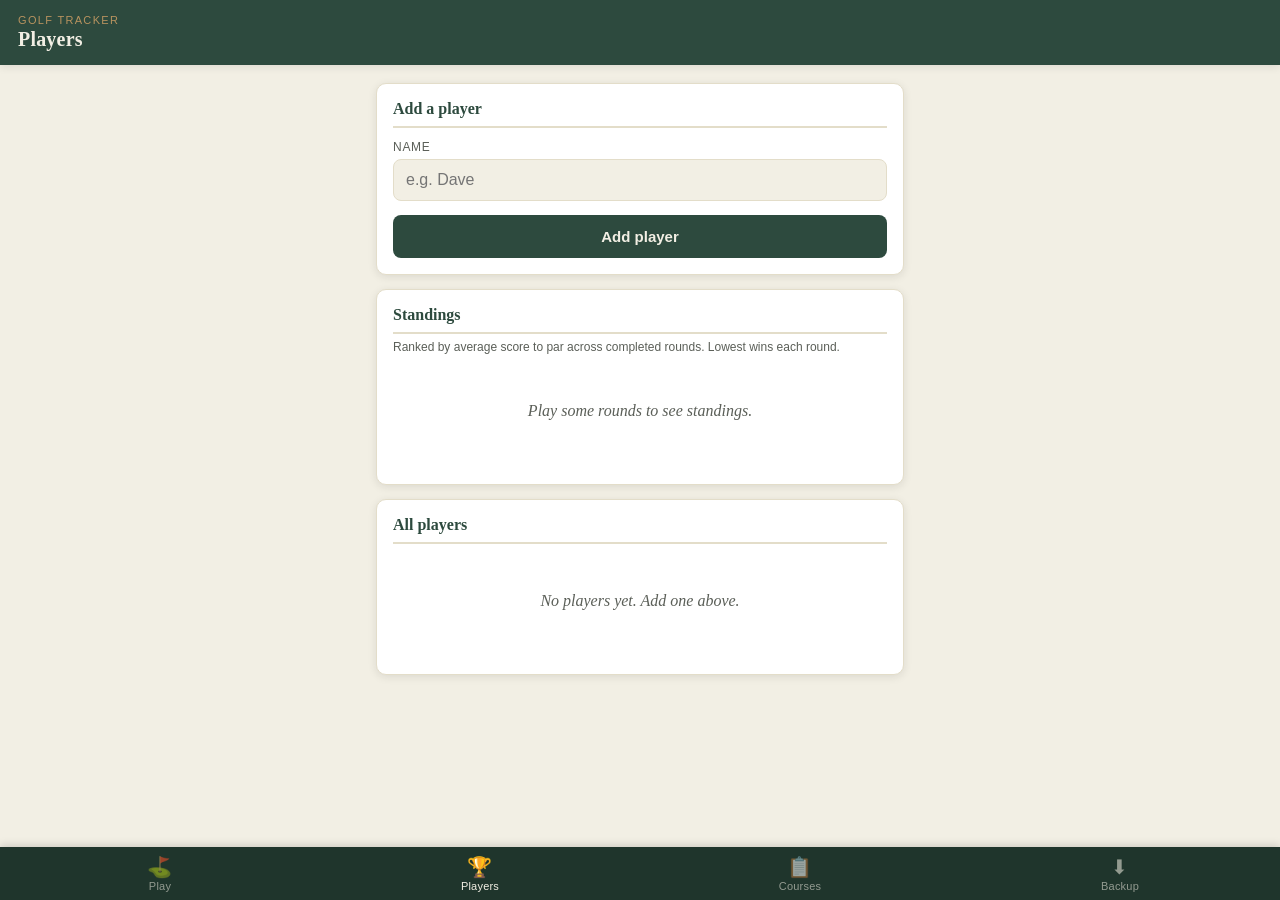
<file: players.html>
<!DOCTYPE html>
<html lang="en">
<head>
<meta charset="UTF-8">
<meta name="viewport" content="width=device-width, initial-scale=1, viewport-fit=cover, maximum-scale=1">
<title>Golf Tracker — Players</title>
<link rel="manifest" href="manifest.json">
<link rel="apple-touch-icon" href="icon-192.png">
<meta name="apple-mobile-web-app-capable" content="yes">
<meta name="theme-color" content="#2D4A3E">
<link rel="stylesheet" href="styles.css">
</head>
<body>

<div class="topbar">
  <div>
    <span class="eyebrow">Golf Tracker</span>
    <h1>Players</h1>
  </div>
</div>

<div class="page" id="app">
  <div class="card">
    <h2>Add a player</h2>
    <label for="newPlayerName">Name</label>
    <input type="text" id="newPlayerName" placeholder="e.g. Dave">
    <button class="btn" id="addPlayerBtn">Add player</button>
  </div>

  <div class="card">
    <h2>Standings</h2>
    <p style="font-family:-apple-system,sans-serif;font-size:12px;color:var(--ink-soft);margin:-6px 0 12px;">
      Ranked by average score to par across completed rounds. Lowest wins each round.
    </p>
    <div id="standings"><p class="empty-state">Loading…</p></div>
  </div>

  <div class="card">
    <h2>All players</h2>
    <div id="playerList"><p class="empty-state">Loading…</p></div>
  </div>
</div>

<script src="db.js"></script>
<script src="stats.js"></script>
<script src="nav.js"></script>
<script>
async function loadPlayers() {
  const players = await GolfDB.getAll('players');
  const listEl = document.getElementById('playerList');

  if (players.length === 0) {
    listEl.innerHTML = `<p class="empty-state">No players yet. Add one above.</p>`;
  } else {
    listEl.innerHTML = players.map(p => `
      <div class="list-item">
        <a href="player-detail.html?id=${p.id}" class="title" style="text-decoration:none;color:var(--ink);">${escapeHtml(p.name)} ›</a>
        <button class="btn danger" style="width:auto;margin:0;padding:6px 12px;font-size:13px;" data-remove="${p.id}">Remove</button>
      </div>
    `).join('');
    listEl.querySelectorAll('[data-remove]').forEach(btn => {
      btn.addEventListener('click', async () => {
        const id = Number(btn.dataset.remove);
        const player = players.find(p => p.id === id);
        if (confirm(`Remove ${player.name}? Their past scores are kept but they won't appear in new rounds.`)) {
          await GolfDB.remove('players', id);
          loadPlayers();
        }
      });
    });
  }

  await loadStandings(players);
}

async function loadStandings(players) {
  const el = document.getElementById('standings');
  const [rounds, courses] = await Promise.all([GolfDB.getAll('rounds'), GolfDB.getAll('courses')]);
  const courseMap = Object.fromEntries(courses.map(c => [c.id, c]));

  if (rounds.length === 0) {
    el.innerHTML = `<p class="empty-state">Play some rounds to see standings.</p>`;
    return;
  }

  // per player: wins, roundsPlayed, total score-to-par (for completed rounds only)
  const stats = {}; // playerId -> { wins, played, toParSum, toParCount }
  players.forEach(p => stats[p.id] = { id: p.id, name: p.name, wins: 0, played: 0, toParSum: 0, toParCount: 0 });

  for (const round of rounds) {
    const course = courseMap[round.courseId];
    if (!course) continue;
    const scores = await GolfDB.getScoresForRound(round.id);
    const coursePar = course.holes.reduce((s, h) => s + h.par, 0);

    const totals = computeRoundTotalsForPlayers(round, course, scores);

    totals.forEach(t => {
      if (!stats[t.pid]) return;
      if (t.holesPlayed > 0) stats[t.pid].played += 1;
      if (t.complete) {
        stats[t.pid].toParSum += (t.total - coursePar);
        stats[t.pid].toParCount += 1;
      }
    });

    const completedTotals = totals.filter(t => t.complete);
    if (completedTotals.length > 1) {
      const best = Math.min(...completedTotals.map(t => t.total));
      const winners = completedTotals.filter(t => t.total === best);
      // in case of a tie, all tied players get a win credited
      winners.forEach(w => { if (stats[w.pid]) stats[w.pid].wins += 1; });
    }
  }

  const rows = Object.values(stats)
    .filter(s => s.played > 0)
    .map(s => ({ ...s, avgToPar: s.toParCount > 0 ? s.toParSum / s.toParCount : null }))
    .sort((a, b) => {
      if (a.avgToPar == null) return 1;
      if (b.avgToPar == null) return -1;
      return a.avgToPar - b.avgToPar;
    });

  if (rows.length === 0) {
    el.innerHTML = `<p class="empty-state">No completed rounds yet.</p>`;
    return;
  }

  el.innerHTML = `
    <table class="score-table">
      <tr><th>Player</th><th>Rounds</th><th>Wins</th><th>Avg ±Par</th></tr>
      ${rows.map((r, i) => `
        <tr class="clickable-row" data-player-id="${r.id}">
          <td class="${i === 0 ? 'rank-1' : ''}">${escapeHtml(r.name)}</td>
          <td class="tabular">${r.played}</td>
          <td class="tabular">${r.wins}</td>
          <td class="tabular">${r.avgToPar == null ? '–' : (r.avgToPar > 0 ? '+' : '') + r.avgToPar.toFixed(1)}</td>
        </tr>`).join('')}
    </table>
  `;
  el.querySelectorAll('.clickable-row').forEach(row => {
    row.addEventListener('click', () => {
      window.location.href = `player-detail.html?id=${row.dataset.playerId}`;
    });
  });
}

document.getElementById('addPlayerBtn').addEventListener('click', async () => {
  const input = document.getElementById('newPlayerName');
  const name = input.value.trim();
  if (!name) { showToast('Enter a name'); return; }
  await GolfDB.createPlayer(name);
  input.value = '';
  showToast(`${name} added`);
  loadPlayers();
});

document.getElementById('newPlayerName').addEventListener('keydown', (e) => {
  if (e.key === 'Enter') document.getElementById('addPlayerBtn').click();
});

function escapeHtml(str) {
  const div = document.createElement('div');
  div.textContent = str;
  return div.innerHTML;
}

renderTabbar('players.html');
loadPlayers();
</script>
</body>
</html>
</file>
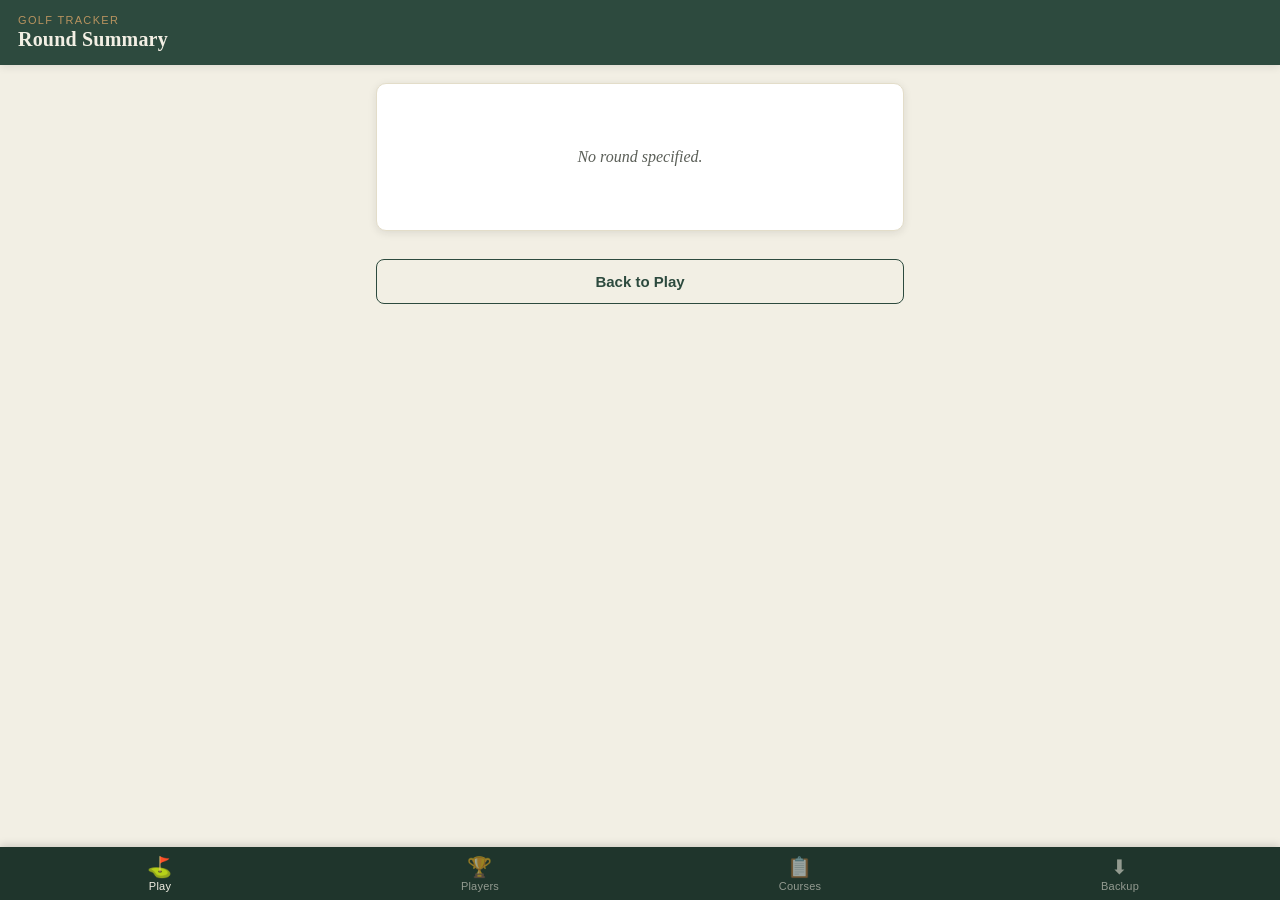
<file: round-summary.html>
<!DOCTYPE html>
<html lang="en">
<head>
<meta charset="UTF-8">
<meta name="viewport" content="width=device-width, initial-scale=1, viewport-fit=cover, maximum-scale=1">
<title>Golf Tracker — Round Summary</title>
<link rel="manifest" href="manifest.json">
<link rel="apple-touch-icon" href="icon-192.png">
<meta name="apple-mobile-web-app-capable" content="yes">
<meta name="theme-color" content="#2D4A3E">
<link rel="stylesheet" href="styles.css">
</head>
<body>

<div class="topbar">
  <div>
    <span class="eyebrow">Golf Tracker</span>
    <h1 id="pageTitle">Round Summary</h1>
  </div>
</div>

<div class="page" id="app">
  <p class="empty-state">Loading…</p>
</div>

<script src="db.js"></script>
<script src="stats.js"></script>
<script src="nav.js"></script>
<script>
const app = document.getElementById('app');
const pageTitle = document.getElementById('pageTitle');
const params = new URLSearchParams(window.location.search);
const roundId = Number(params.get('id'));

let viewState = null;

function fmtToPar(n) {
  if (n == null) return '–';
  return (n > 0 ? '+' : '') + n;
}

async function load() {
  const round = await GolfDB.get('rounds', roundId);
  if (!round) {
    app.innerHTML = `<div class="card"><p class="empty-state">Round not found.</p></div>
      <a href="index.html" class="btn secondary">Back to Play</a>`;
    return;
  }

  const [course, allPlayers, scores] = await Promise.all([
    GolfDB.get('courses', round.courseId),
    GolfDB.getAll('players'),
    GolfDB.getScoresForRound(round.id)
  ]);

  if (!course) {
    app.innerHTML = `<div class="card"><p class="empty-state">This round's course could no longer be found.</p></div>
      <a href="index.html" class="btn secondary">Back to Play</a>`;
    return;
  }

  pageTitle.textContent = course.name;
  const players = allPlayers.filter(p => round.playerIds.includes(p.id));
  const holeGrid = computeHoleGrid(round, course, scores);
  const summary = computeRoundSummary(round, course, scores);

  viewState = { round, course, players, holeGrid, summary, activeTab: 'front' };
  render();
}

function render() {
  const { players, activeTab } = viewState;
  const hasBack = viewState.summary.hasBack;

  app.innerHTML = `
    <div class="card">
      <p class="subtitle-note">${fmtDate(viewState.round.date)} · ${players.length} player${players.length !== 1 ? 's' : ''} · par ${viewState.summary.coursePar}</p>
    </div>

    <div class="tab-switch">
      <button class="tab-btn ${activeTab === 'front' ? 'active' : ''}" data-tab="front">Front 9</button>
      ${hasBack ? `<button class="tab-btn ${activeTab === 'back' ? 'active' : ''}" data-tab="back">Back 9</button>` : ''}
      <button class="tab-btn ${activeTab === 'totals' ? 'active' : ''}" data-tab="totals">Totals</button>
    </div>

    <div id="tabContent"></div>

    <a href="index.html" class="btn secondary">Back to Play</a>
  `;

  document.querySelectorAll('.tab-btn').forEach(btn => {
    btn.addEventListener('click', () => {
      viewState.activeTab = btn.dataset.tab;
      render();
    });
  });

  drawTabContent();
}

function drawTabContent() {
  const { players, holeGrid, summary, activeTab } = viewState;
  const container = document.getElementById('tabContent');

  if (activeTab === 'totals') {
    container.innerHTML = totalsTable();
    return;
  }

  const holes = activeTab === 'front' ? holeGrid.slice(0, 9) : holeGrid.slice(9);
  const rowsForTotal = activeTab === 'front'
    ? summary.rows.map(r => ({ pid: r.pid, ...r.front }))
    : summary.rows.map(r => ({ pid: r.pid, ...r.back }));
  const label = activeTab === 'front' ? 'OUT' : 'IN';

  container.innerHTML = `
    <div class="card scorecard-narrow-card">
      <table class="score-table scorecard-narrow-table">
        <tr>
          <th>Hole</th><th>Player</th><th>Strokes</th><th>Pen</th><th>Putts</th><th>Total</th><th>±Par</th>
        </tr>
        ${holes.map(h => players.map((p, i) => {
          const entry = h.scores.find(s => s.pid === p.id);
          const strokes = entry ? entry.strokes : null;
          const penalties = entry ? entry.penalties : null;
          const putts = entry ? entry.putts : null;
          const played = strokes != null;
          const total = played ? strokes + (penalties || 0) + (putts || 0) : null;
          const toPar = played ? total - h.par : null;
          return `
            <tr class="${i === 0 ? 'hole-group-start' : ''}">
              <td class="hole-col">${i === 0 ? `${h.number}<span class="hole-par-sub">Par ${h.par}</span>` : ''}</td>
              <td>${escapeHtml(p.name)}</td>
              <td class="tabular">${played ? strokes : '–'}</td>
              <td class="tabular">${played ? penalties : '–'}</td>
              <td class="tabular">${played ? putts : '–'}</td>
              <td class="tabular" style="font-weight:700;">${played ? total : '–'}</td>
              <td class="tabular">${played ? fmtToPar(toPar) : '–'}</td>
            </tr>`;
        }).join('')).join('')}
      </table>
    </div>

    <div class="card">
      <h2>${label === 'OUT' ? 'Front 9' : 'Back 9'} Totals</h2>
      <table class="score-table">
        <tr><th>Player</th><th>Strokes</th><th>Pen</th><th>Putts</th><th>Total</th><th>±Par</th></tr>
        ${rowsForTotal.map(r => {
          const p = players.find(pl => pl.id === r.pid);
          const played = r.holesPlayed > 0;
          return `
            <tr>
              <td>${escapeHtml(p ? p.name : '—')}</td>
              <td class="tabular">${r.strokes}</td>
              <td class="tabular">${r.penalties}</td>
              <td class="tabular">${r.putts}</td>
              <td class="tabular" style="font-weight:700;">${played ? r.total : '–'}</td>
              <td class="tabular">${played ? fmtToPar(r.toPar) : '–'}</td>
            </tr>`;
        }).join('')}
      </table>
      <p class="subtitle-note">${label === 'OUT' ? 'Front 9' : 'Back 9'} par: ${holes.reduce((s, h) => s + h.par, 0)}</p>
    </div>
  `;
}

function totalsTable() {
  const { players, summary } = viewState;
  const sorted = [...summary.rows].sort((a, b) => {
    if (a.all.holesPlayed === 0) return 1;
    if (b.all.holesPlayed === 0) return -1;
    return a.all.total - b.all.total;
  });

  return `
    <div class="card">
      <h2>Grand Total</h2>
      <table class="score-table">
        <tr><th>Player</th><th>Strokes</th><th>Pen</th><th>Putts</th><th>Total</th><th>±Par</th></tr>
        ${sorted.map((r, i) => {
          const p = players.find(pl => pl.id === r.pid);
          return `
            <tr>
              <td class="${i === 0 && r.all.holesPlayed > 0 ? 'rank-1' : ''}">${escapeHtml(p ? p.name : '—')}</td>
              <td class="tabular">${r.all.strokes}</td>
              <td class="tabular">${r.all.penalties}</td>
              <td class="tabular">${r.all.putts}</td>
              <td class="tabular" style="font-weight:700;">${r.all.holesPlayed > 0 ? r.all.total : '–'}</td>
              <td class="tabular">${r.all.holesPlayed > 0 ? fmtToPar(r.all.toPar) : '–'}</td>
            </tr>`;
        }).join('')}
      </table>
      <p class="subtitle-note">Course par: ${summary.coursePar}</p>
    </div>
  `;
}

function escapeHtml(str) {
  const div = document.createElement('div');
  div.textContent = str;
  return div.innerHTML;
}

renderTabbar('index.html');

if (!roundId || Number.isNaN(roundId)) {
  app.innerHTML = `<div class="card"><p class="empty-state">No round specified.</p></div>
    <a href="index.html" class="btn secondary">Back to Play</a>`;
} else {
  load().catch(err => {
    app.innerHTML = `
      <div class="card">
        <h2>Something went wrong</h2>
        <p style="font-family:-apple-system,sans-serif;font-size:13px;color:var(--bogey-red);word-break:break-word;">${escapeHtml(err.message || String(err))}</p>
      </div>
      <a href="index.html" class="btn secondary">Back to Play</a>`;
    console.error(err);
  });
}
</script>
</body>
</html>
</file>
<file: styles.css>
/* ============================================================
   Golf Tracker — Scorecard design system
   ============================================================ */

:root {
  --green-deep: #2D4A3E;
  --green-darker: #1F352C;
  --paper: #F2EFE4;
  --paper-line: #E3DDC9;
  --brass: #B8935F;
  --brass-dark: #9A7A4A;
  --ink: #1A1E1B;
  --ink-soft: #5B5F58;
  --bogey-red: #A8453A;
  --birdie-green: #3E7A5C;

  --radius: 10px;
  --shadow: 0 2px 8px rgba(26,30,27,0.10);
}

* { box-sizing: border-box; }

html, body {
  margin: 0;
  padding: 0;
  background: var(--paper);
  color: var(--ink);
  font-family: 'Iowan Old Style', 'Georgia', 'Charter', serif;
  -webkit-tap-highlight-color: transparent;
  overscroll-behavior-y: none;
}

body {
  padding-bottom: calc(72px + env(safe-area-inset-bottom));
  min-height: 100vh;
}

.tabular {
  font-variant-numeric: tabular-nums;
  font-feature-settings: "tnum" 1;
}

/* ---------- Top bar ---------- */

.topbar {
  background: var(--green-deep);
  color: var(--paper);
  padding: calc(14px + env(safe-area-inset-top)) 18px 14px;
  display: flex;
  align-items: baseline;
  justify-content: space-between;
  position: sticky;
  top: 0;
  z-index: 10;
  box-shadow: var(--shadow);
}

.topbar h1 {
  font-size: 20px;
  font-weight: 700;
  margin: 0;
  letter-spacing: 0.01em;
}

.topbar .eyebrow {
  font-family: -apple-system, sans-serif;
  font-size: 11px;
  text-transform: uppercase;
  letter-spacing: 0.12em;
  color: var(--brass);
  display: block;
  margin-bottom: 2px;
}

/* ---------- Bottom tab nav ---------- */

.tabbar {
  position: fixed;
  bottom: 0;
  left: 0;
  right: 0;
  display: flex;
  background: var(--green-darker);
  padding-bottom: env(safe-area-inset-bottom);
  z-index: 20;
  box-shadow: 0 -2px 8px rgba(0,0,0,0.15);
}

.tabbar a {
  flex: 1;
  text-decoration: none;
  color: rgba(242,239,228,0.55);
  font-family: -apple-system, sans-serif;
  font-size: 11px;
  text-align: center;
  padding: 10px 4px 8px;
  display: flex;
  flex-direction: column;
  align-items: center;
  gap: 3px;
  letter-spacing: 0.02em;
}

.tabbar a .icon { font-size: 20px; line-height: 1; }

.tabbar a.active {
  color: var(--paper);
}

.tabbar a.active .icon {
  color: var(--brass);
}

/* ---------- Layout ---------- */

.page {
  max-width: 560px;
  margin: 0 auto;
  padding: 18px 16px 24px;
}

.card {
  background: #fff;
  border: 1px solid var(--paper-line);
  border-radius: var(--radius);
  padding: 16px;
  margin-bottom: 14px;
  box-shadow: var(--shadow);
}

/* Any card containing a data table gets horizontal scroll as a safety net —
   narrow phone screens (e.g. unfolded foldables) can't always fit every
   column, so this lets you swipe sideways instead of content being cut off. */
.card:has(table) {
  overflow-x: auto;
  -webkit-overflow-scrolling: touch;
}

.card table {
  min-width: max-content;
}

.card h2 {
  margin: 0 0 12px;
  font-size: 16px;
  color: var(--green-deep);
  border-bottom: 2px solid var(--paper-line);
  padding-bottom: 8px;
}

.empty-state {
  text-align: center;
  padding: 32px 16px;
  color: var(--ink-soft);
  font-style: italic;
}

.subtitle-note {
  font-family: -apple-system, sans-serif;
  font-size: 12px;
  color: var(--ink-soft);
  margin: 4px 0 0;
}

/* ---------- Round summary: tabs + scorecard grid ---------- */

.tab-switch {
  display: flex;
  background: #fff;
  border: 1px solid var(--paper-line);
  border-radius: 10px;
  padding: 4px;
  margin-bottom: 14px;
  gap: 4px;
}

.tab-btn {
  flex: 1;
  padding: 9px 4px;
  border: none;
  border-radius: 7px;
  background: transparent;
  color: var(--ink-soft);
  font-family: -apple-system, sans-serif;
  font-weight: 600;
  font-size: 13px;
}

.tab-btn.active {
  background: var(--green-deep);
  color: var(--paper);
}

/* ---------- Round summary: per-hole scorecard table (players stacked, hole cell spans rows) ---------- */

.hole-grid-table {
  width: 100%;
  min-width: 480px;
}

.hole-grid-table th,
.hole-grid-table td {
  font-size: 12px;
  padding: 6px 4px;
  white-space: nowrap;
}

.hole-grid-table th:first-child,
.hole-grid-table td:first-child {
  white-space: normal;
}

.hole-col {
  text-align: left !important;
  font-weight: 700;
  vertical-align: middle;
  border-right: 2px solid var(--brass);
  background: var(--paper);
}

.hole-par-sub {
  display: block;
  font-weight: 400;
  font-size: 9px;
  color: var(--ink-soft);
}

.hole-group-start td {
  border-top: 2px solid var(--brass);
}

/* ---------- Forms ---------- */

label {
  display: block;
  font-family: -apple-system, sans-serif;
  font-size: 12px;
  text-transform: uppercase;
  letter-spacing: 0.06em;
  color: var(--ink-soft);
  margin-bottom: 5px;
  margin-top: 12px;
}

label:first-child { margin-top: 0; }

input[type="text"], input[type="number"], input[type="date"], select {
  width: 100%;
  padding: 11px 12px;
  border: 1.5px solid var(--paper-line);
  border-radius: 8px;
  font-size: 16px;
  font-family: -apple-system, sans-serif;
  background: var(--paper);
  color: var(--ink);
}

input[type="date"] {
  -webkit-appearance: none;
  appearance: none;
  max-width: 100%;
  box-sizing: border-box;
}

input:focus, select:focus, button:focus-visible, a:focus-visible {
  outline: 3px solid var(--brass);
  outline-offset: 1px;
}

.btn {
  display: inline-block;
  background: var(--green-deep);
  color: var(--paper);
  border: none;
  border-radius: 8px;
  padding: 13px 18px;
  font-size: 15px;
  font-weight: 600;
  font-family: -apple-system, sans-serif;
  text-align: center;
  text-decoration: none;
  cursor: pointer;
  width: 100%;
  margin-top: 14px;
}

.btn:active { background: var(--green-darker); }

.btn.secondary {
  background: transparent;
  color: var(--green-deep);
  border: 1.5px solid var(--green-deep);
}

.btn.danger {
  background: transparent;
  color: var(--bogey-red);
  border: 1.5px solid var(--bogey-red);
}

.btn.brass {
  background: var(--brass);
  color: var(--ink);
}

.checkbox-row {
  display: flex;
  align-items: center;
  gap: 10px;
  padding: 10px 4px;
  border-bottom: 1px solid var(--paper-line);
  font-family: -apple-system, sans-serif;
  font-size: 15px;
}

.checkbox-row:last-child { border-bottom: none; }

.checkbox-row input[type="checkbox"] {
  width: 22px;
  height: 22px;
  accent-color: var(--green-deep);
}

/* ---------- Scorecard hole entry ---------- */

.hole-strip {
  display: flex;
  align-items: center;
  justify-content: space-between;
  background: var(--green-deep);
  color: var(--paper);
  border-radius: var(--radius);
  padding: 14px 18px;
  margin-bottom: 16px;
}

.hole-strip .hole-num {
  font-size: 34px;
  font-weight: 700;
  line-height: 1;
}

.hole-strip .hole-meta {
  font-family: -apple-system, sans-serif;
  font-size: 12px;
  text-transform: uppercase;
  letter-spacing: 0.08em;
  color: var(--brass);
  text-align: right;
}

.hole-nav {
  display: flex;
  gap: 8px;
  margin-bottom: 16px;
}

.hole-nav button {
  flex: 1;
  padding: 12px;
  border-radius: 8px;
  border: 1.5px solid var(--green-deep);
  background: transparent;
  color: var(--green-deep);
  font-family: -apple-system, sans-serif;
  font-weight: 600;
  font-size: 14px;
}

.hole-nav button:disabled {
  opacity: 0.3;
}

.player-score-row {
  display: block;
  padding: 14px 4px;
  border-bottom: 1px solid var(--paper-line);
}

.player-score-row:last-child { border-bottom: none; }

.player-name-row {
  display: flex;
  align-items: baseline;
  justify-content: space-between;
  margin-bottom: 8px;
}

.player-score-row .player-name {
  font-size: 16px;
  font-weight: 600;
  min-width: 0;
  overflow: hidden;
  text-overflow: ellipsis;
  white-space: nowrap;
}

.hole-total-badge {
  font-family: -apple-system, sans-serif;
  font-size: 12px;
  color: var(--ink-soft);
  white-space: nowrap;
  flex-shrink: 0;
  margin-left: 10px;
}

.hole-total-value {
  font-weight: 700;
  color: var(--green-deep);
  font-size: 15px;
}

.score-input-line {
  display: flex;
  align-items: center;
  justify-content: space-between;
  padding: 4px 0;
}

.input-line-label {
  font-family: -apple-system, sans-serif;
  font-size: 12px;
  text-transform: uppercase;
  letter-spacing: 0.05em;
  color: var(--ink-soft);
}

.stepper.compact button {
  width: 28px;
  height: 28px;
  font-size: 15px;
}

.stepper.compact .penalty-value,
.stepper.compact .putt-value {
  width: 20px;
  text-align: center;
  font-size: 15px;
  font-weight: 700;
  font-family: -apple-system, sans-serif;
}

.stepper.compact .penalty-value { color: var(--bogey-red); }
.stepper.compact .putt-value { color: var(--green-deep); }

.stepper.compact .penalty-dec,
.stepper.compact .penalty-inc {
  border-radius: 50%;
  border: 1.5px solid var(--bogey-red);
  background: transparent;
  color: var(--bogey-red);
  font-family: -apple-system, sans-serif;
  line-height: 1;
}
.stepper.compact .penalty-dec:active,
.stepper.compact .penalty-inc:active { background: var(--bogey-red); color: #fff; }

.stepper.compact .putt-dec,
.stepper.compact .putt-inc {
  border-radius: 50%;
  border: 1.5px solid var(--green-deep);
  background: transparent;
  color: var(--green-deep);
  font-family: -apple-system, sans-serif;
  line-height: 1;
}
.stepper.compact .putt-dec:active,
.stepper.compact .putt-inc:active { background: var(--green-deep); color: #fff; }

.stepper {
  display: flex;
  align-items: center;
  gap: 10px;
}

.stepper button {
  width: 40px;
  height: 40px;
  border-radius: 50%;
  border: none;
  background: var(--green-deep);
  color: var(--paper);
  font-size: 20px;
  font-family: -apple-system, sans-serif;
  line-height: 1;
}

.stepper button:active { background: var(--green-darker); }

.stepper .value {
  width: 44px;
  text-align: center;
  font-size: 22px;
  font-weight: 700;
  background: transparent;
  border: none;
  padding: 4px 0;
  border-bottom: 2px dashed var(--paper-line);
  color: var(--ink);
  font-family: 'Iowan Old Style', 'Georgia', serif;
}

.stepper .value.over-par { color: var(--bogey-red); }
.stepper .value.under-par { color: var(--birdie-green); }
.stepper .value.zero-score { color: var(--ink-soft); border-bottom-color: var(--brass); }

/* ---------- Tappable hole strip ---------- */

.hole-strip {
  cursor: pointer;
}

.hole-strip:active {
  background: var(--green-darker);
}

/* ---------- Modal overlay (number pad + hole picker) ---------- */

.modal-backdrop {
  position: fixed;
  inset: 0;
  background: rgba(26,30,27,0.55);
  z-index: 50;
  display: flex;
  align-items: flex-end;
  justify-content: center;
}

.modal-sheet {
  background: var(--paper);
  width: 100%;
  max-width: 560px;
  border-radius: 16px 16px 0 0;
  padding: 20px 20px calc(20px + env(safe-area-inset-bottom));
  box-shadow: 0 -4px 20px rgba(0,0,0,0.25);
}

.modal-sheet h3 {
  margin: 0 0 14px;
  font-size: 17px;
  color: var(--green-deep);
  text-align: center;
}

.modal-sheet #scoreInput {
  width: 100%;
}

.modal-actions {
  display: flex;
  gap: 10px;
}

.modal-actions .btn { margin-top: 0; }

/* ---------- Full-page hole picker ---------- */

.hole-picker-header {
  text-align: center;
  font-family: -apple-system, sans-serif;
  margin-bottom: 18px;
}

.hole-picker-header > div:first-child {
  font-size: 17px;
  font-weight: 700;
  color: var(--green-deep);
  margin-bottom: 4px;
}

.hole-picker-progress {
  font-size: 13px;
  color: var(--ink-soft);
}

.hole-circle-grid {
  display: grid;
  grid-template-columns: repeat(4, 1fr);
  gap: 14px;
  margin-bottom: 20px;
}

.hole-circle {
  aspect-ratio: 1;
  border-radius: 50%;
  border: 2px solid var(--green-deep);
  display: flex;
  flex-direction: column;
  align-items: center;
  justify-content: center;
  gap: 1px;
  font-family: -apple-system, sans-serif;
}

.hole-circle.is-complete {
  background: var(--green-deep);
  border-color: var(--green-deep);
}

.hole-circle.is-complete .circle-num,
.hole-circle.is-complete .circle-par {
  color: var(--paper);
}

.hole-circle.is-incomplete {
  background: #fff;
  border-color: var(--ink);
}

.hole-circle.is-incomplete .circle-num,
.hole-circle.is-incomplete .circle-par {
  color: var(--ink);
}

.hole-circle.is-current {
  border-color: var(--brass);
  border-width: 3px;
  box-shadow: 0 0 0 2px var(--brass) inset;
}

.circle-num {
  font-size: 20px;
  font-weight: 700;
  line-height: 1;
}

.circle-par {
  font-size: 9px;
}

.hole-picker-legend {
  display: flex;
  justify-content: center;
  gap: 20px;
  font-family: -apple-system, sans-serif;
  font-size: 12px;
  color: var(--ink-soft);
  margin-bottom: 20px;
}

.hole-picker-legend span {
  display: flex;
  align-items: center;
  gap: 6px;
}

.legend-dot {
  width: 14px;
  height: 14px;
  border-radius: 50%;
  display: inline-block;
  border: 1.5px solid var(--ink);
}

.legend-dot.legend-complete {
  background: var(--green-deep);
  border-color: var(--green-deep);
}

.legend-dot.legend-incomplete {
  background: #fff;
}

/* ---------- Finish-round score check ---------- */

.score-problem-list {
  max-height: 30vh;
  overflow-y: auto;
  margin-bottom: 14px;
  border: 1px solid var(--paper-line);
  border-radius: 8px;
}

.score-problem-row {
  display: flex;
  align-items: center;
  gap: 10px;
  padding: 8px 10px;
  border-bottom: 1px solid var(--paper-line);
  font-family: -apple-system, sans-serif;
  font-size: 13px;
}

.score-problem-row:last-child { border-bottom: none; }

.override-row {
  display: flex;
  align-items: center;
  gap: 10px;
  font-family: -apple-system, sans-serif;
  font-size: 14px;
  color: var(--ink);
  text-transform: none;
  letter-spacing: 0;
  margin: 12px 0;
  padding: 10px;
  background: var(--paper);
  border-radius: 8px;
}

.override-row input[type="checkbox"] {
  width: 22px;
  height: 22px;
  accent-color: var(--bogey-red);
}

.running-total {
  font-family: -apple-system, sans-serif;
  font-size: 13px;
  color: var(--ink-soft);
  margin-top: 3px;
}

/* ---------- Summary / leaderboard tables ---------- */

table.score-table {
  width: 100%;
  border-collapse: collapse;
  font-family: -apple-system, sans-serif;
  font-size: 14px;
}

table.score-table th, table.score-table td {
  padding: 8px 6px;
  text-align: center;
  border-bottom: 1px solid var(--paper-line);
}

table.score-table th {
  font-size: 11px;
  text-transform: uppercase;
  letter-spacing: 0.05em;
  color: var(--ink-soft);
}

table.score-table td:first-child, table.score-table th:first-child {
  text-align: left;
}

.rank-1 { color: var(--brass-dark); font-weight: 700; }

.agg-row td {
  border-top: 2px solid var(--ink);
  border-bottom: none;
  padding-top: 8px;
  font-weight: 700;
  color: var(--green-deep);
}

.clickable-row { cursor: pointer; }
.clickable-row:active { background: var(--paper-line); }

.list-item {
  display: flex;
  align-items: center;
  justify-content: space-between;
  padding: 12px 4px;
  border-bottom: 1px solid var(--paper-line);
  text-decoration: none;
  color: var(--ink);
}

.list-item:last-child { border-bottom: none; }

.list-item .title { font-weight: 600; font-size: 15px; }
.list-item .subtitle {
  font-family: -apple-system, sans-serif;
  font-size: 12px;
  color: var(--ink-soft);
  margin-top: 2px;
}

.list-item .chevron { color: var(--ink-soft); font-size: 18px; }

.course-row {
  gap: 10px;
}

.round-row {
  gap: 10px;
}

.pill {
  display: inline-block;
  background: var(--paper-line);
  color: var(--ink-soft);
  font-family: -apple-system, sans-serif;
  font-size: 11px;
  padding: 3px 9px;
  border-radius: 20px;
}

.fab {
  position: fixed;
  right: 18px;
  bottom: calc(88px + env(safe-area-inset-bottom));
  width: 56px;
  height: 56px;
  border-radius: 50%;
  background: var(--brass);
  color: var(--ink);
  border: none;
  font-size: 28px;
  box-shadow: 0 4px 12px rgba(0,0,0,0.25);
  z-index: 15;
  text-decoration: none;
  display: flex;
  align-items: center;
  justify-content: center;
}

.toast {
  position: fixed;
  bottom: calc(160px + env(safe-area-inset-bottom));
  left: 50%;
  transform: translateX(-50%);
  background: var(--ink);
  color: var(--paper);
  padding: 10px 18px;
  border-radius: 20px;
  font-family: -apple-system, sans-serif;
  font-size: 13px;
  z-index: 30;
  opacity: 0;
  transition: opacity 0.25s;
  pointer-events: none;
  white-space: nowrap;
}

.toast.show { opacity: 1; }

.par-input-grid {
  display: grid;
  grid-template-columns: 40px 1fr;
  gap: 8px;
  align-items: center;
}

.par-input-grid .hole-label {
  font-family: -apple-system, sans-serif;
  font-size: 13px;
  color: var(--ink-soft);
  text-align: right;
}

.section-divider {
  font-family: -apple-system, sans-serif;
  font-size: 11px;
  text-transform: uppercase;
  letter-spacing: 0.1em;
  color: var(--brass-dark);
  margin: 18px 0 8px;
}
</file>
